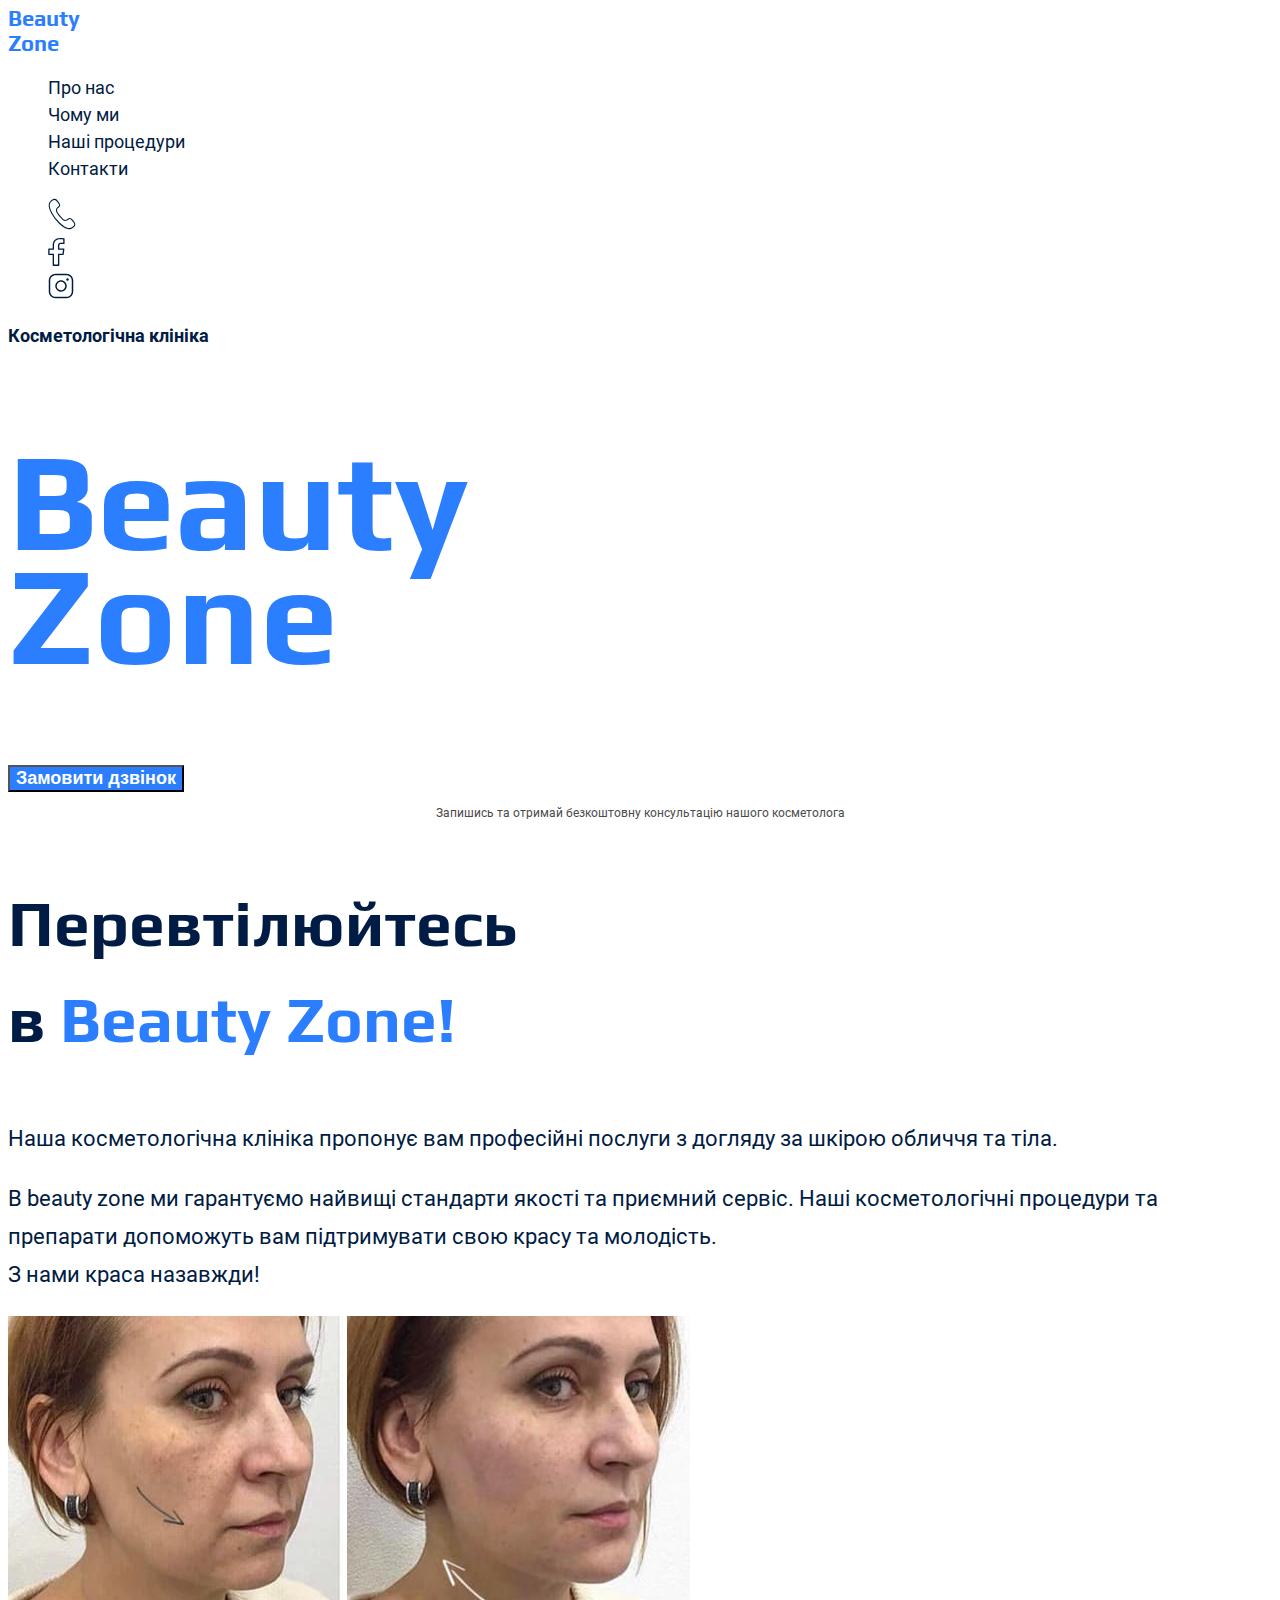
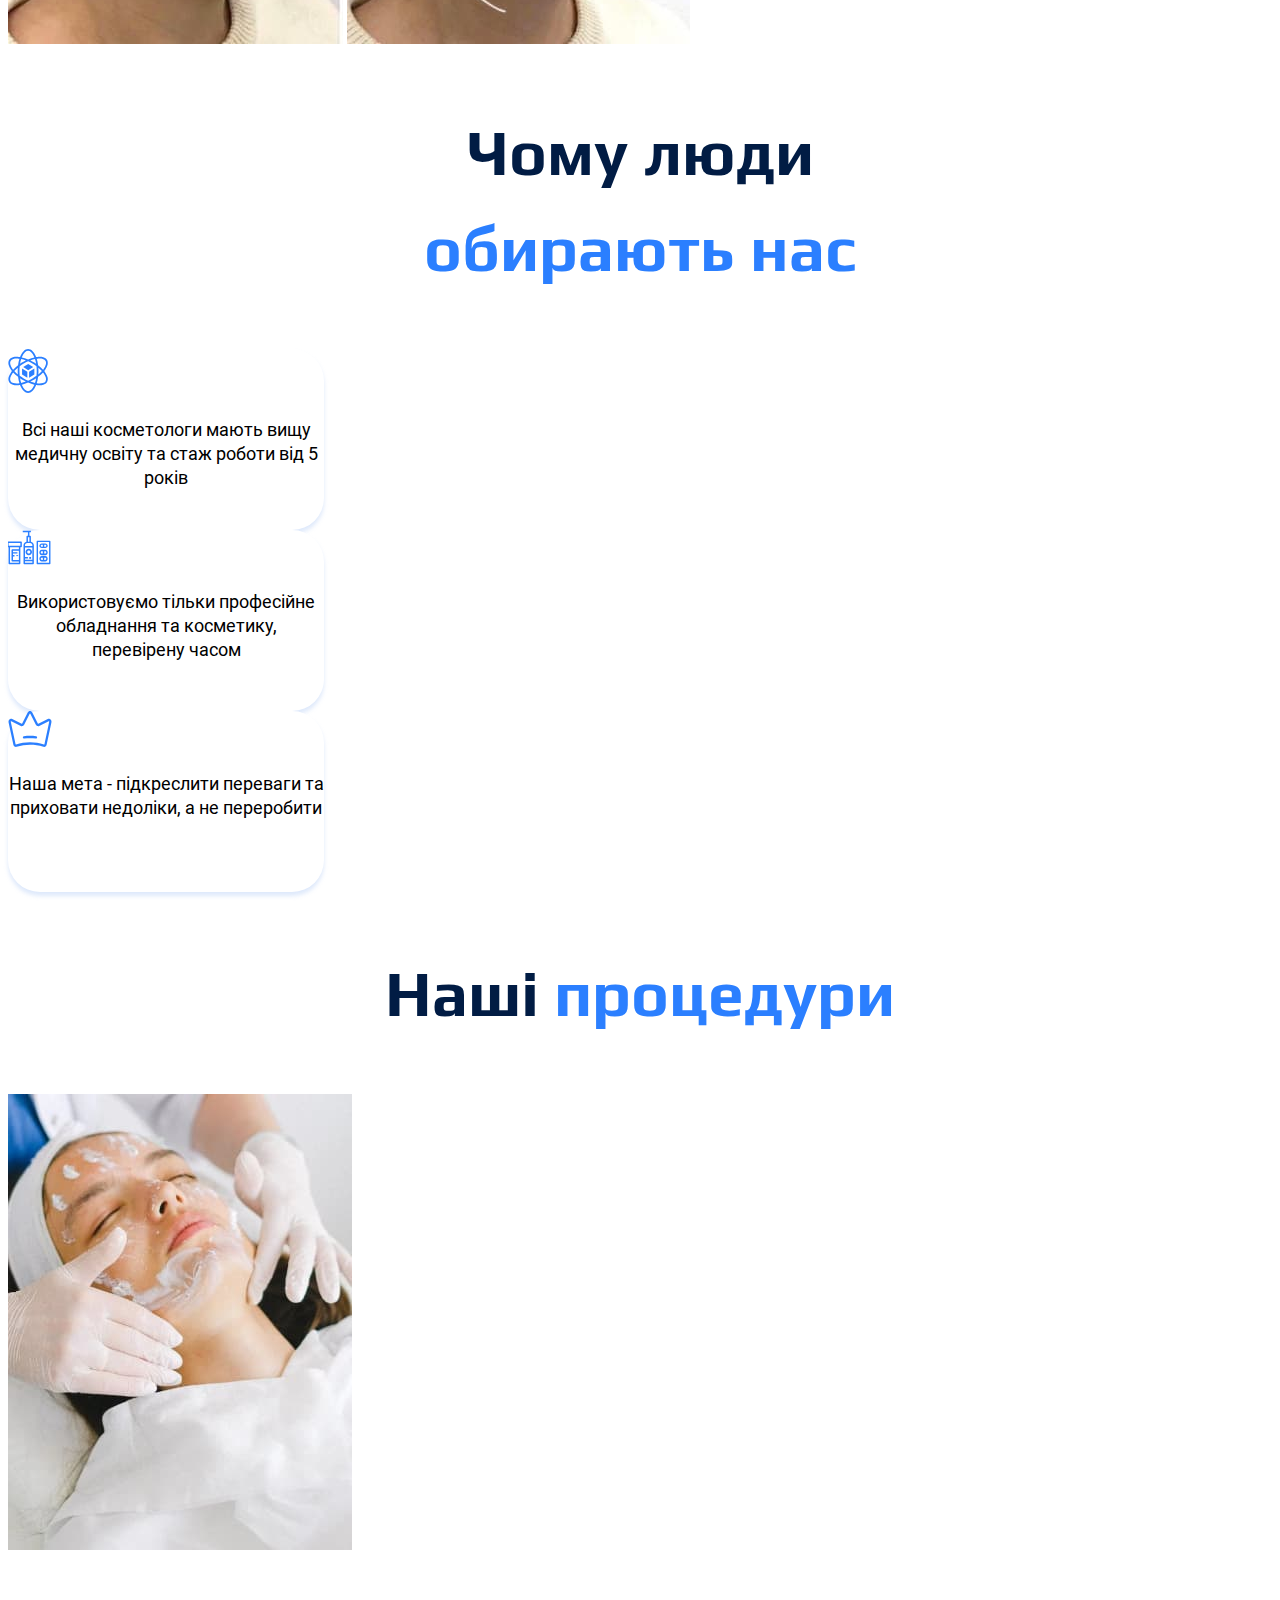
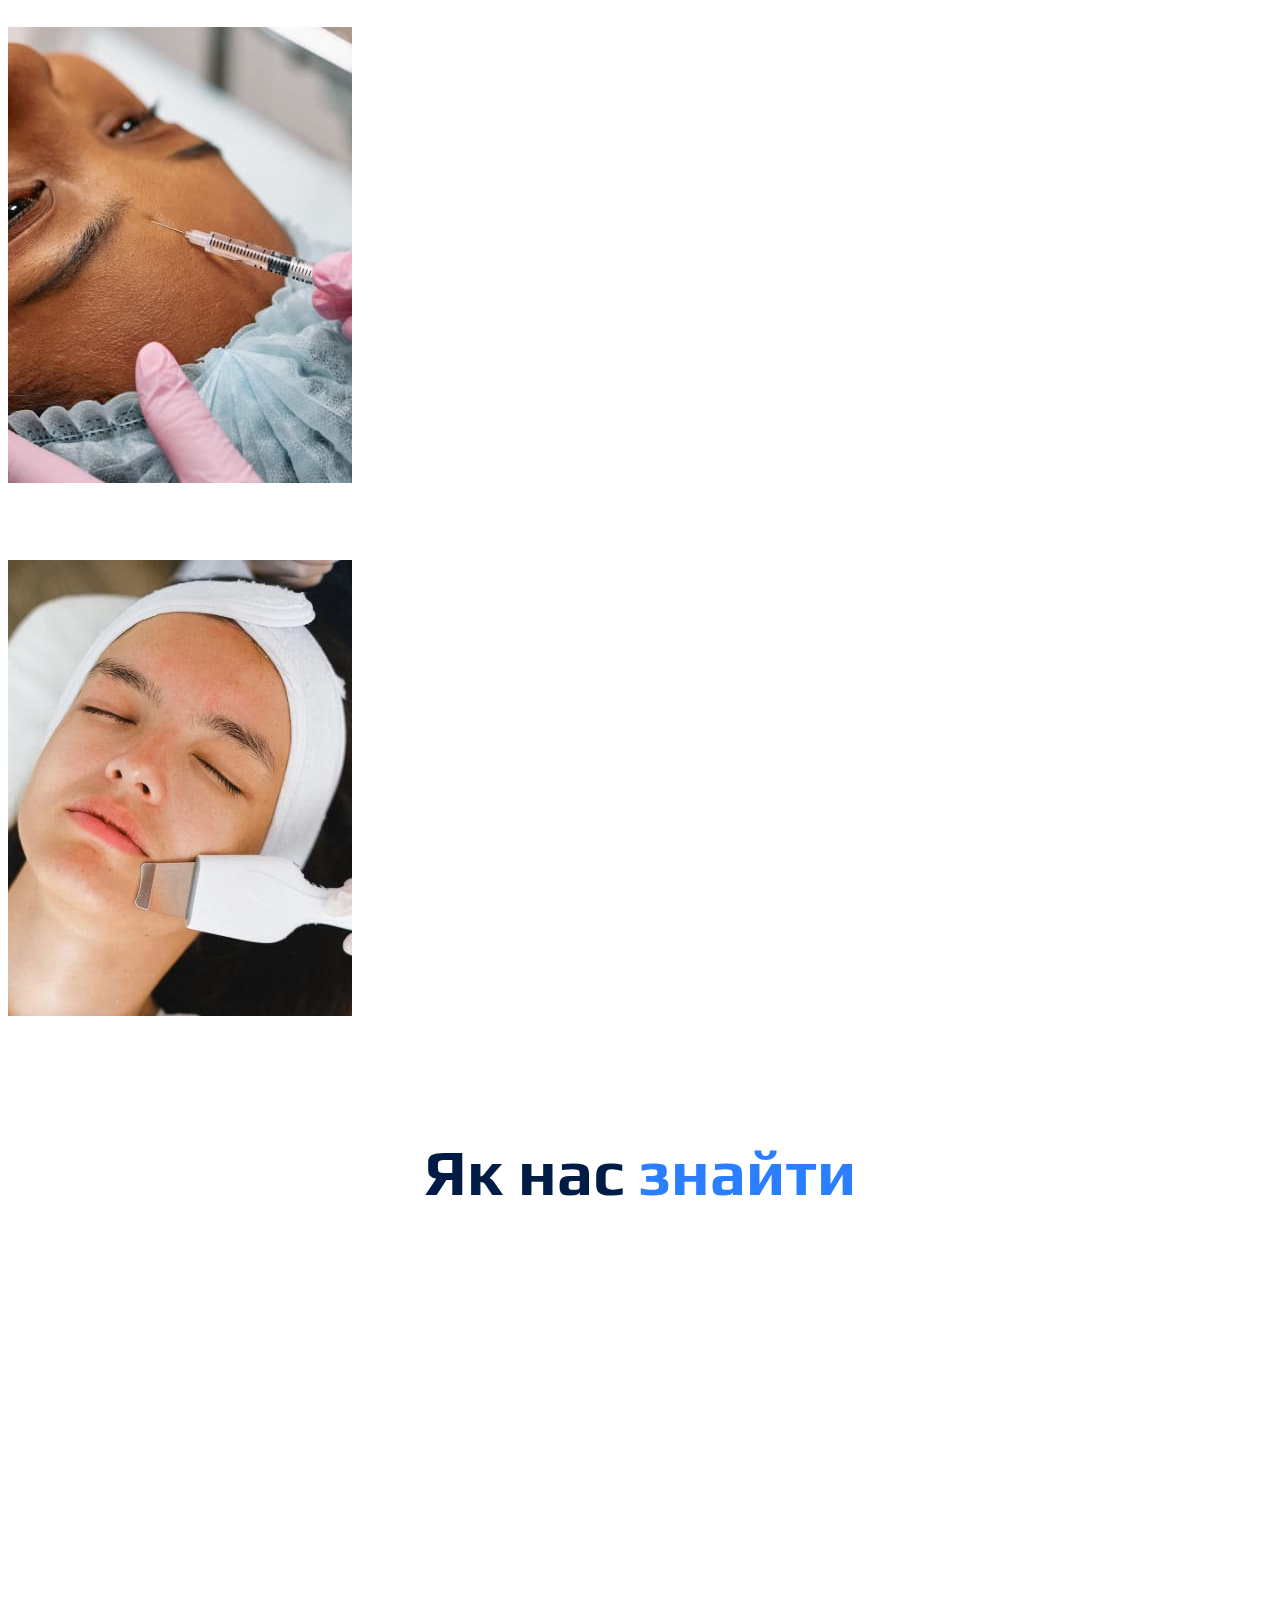
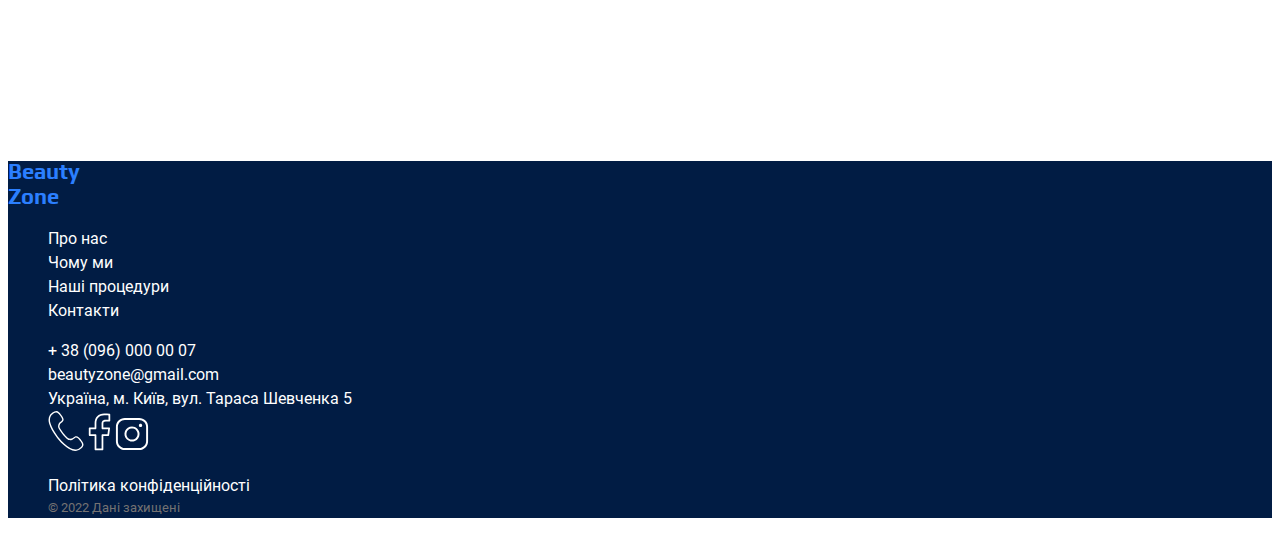
<file: genius-homework-1/index.html>
<!DOCTYPE html>
<html lang="uk">
  <head>
    <meta charset="UTF-8" />
    <meta http-equiv="X-UA-Compatible" content="IE=edge" />
    <meta name="viewport" content="width=device-width, initial-scale=1.0" />
    <title>Genius-Homework-1</title>
    <!-- <link rel="preconnect" href="https://fonts.googleapis.com" />
    <link rel="preconnect" href="https://fonts.gstatic.com" crossorigin /> -->
    <!-- <link
      href="https://fonts.googleapis.com/css2?family=Play:wght@400;700&family=Roboto:wght@400;500;700&display=swap"
      rel="stylesheet"
    /> -->
    <link rel="stylesheet" href="css/styles.css" />
  </head>
  <body>
    <header>
      <nav>
        <div class="logo" lang="en">
          <a href="#">beauty<br />zone</a>
        </div>
        <ul class="menu">
          <li><a href="#about-us">Про нас</a></li>
          <li><a href="#why-us">Чому ми</a></li>
          <li><a href="#procedures">Наші процедури</a></li>
          <li><a href="#contacts">Контакти</a></li>
        </ul>
        <ul class="contacts">
          <li>
            <a href="tel:+380970011234">
              <svg
                width="28"
                height="32"
                viewBox="0 0 28 32"
                fill="none"
                xmlns="http://www.w3.org/2000/svg"
              >
                <path
                  d="M25.6549 22.9573L25.4816 22.7413C24.1096 21.0066 22.9629 20.104 21.9789 19.9853C21.1282 19.8693 20.3056 20.4573 19.4309 21.0626L18.4962 21.6466C18.3842 21.7026 18.2736 21.748 18.1696 21.7786C17.6229 21.9333 16.2429 22.024 15.4616 21.3093C14.5522 20.4773 13.1416 18.9546 12.0442 17.624C10.9962 16.2466 9.84423 14.5293 9.2429 13.448C8.7349 12.532 9.16023 11.2506 9.44423 10.776C9.50023 10.6826 9.57357 10.5906 9.6549 10.5L10.4789 9.73865C10.4909 9.72665 10.4962 9.71198 10.5069 9.70131C10.5149 9.69331 10.5282 9.69598 10.5376 9.68931C11.2816 9.06131 12.0509 8.41465 12.1562 7.58398C12.2802 6.60798 11.6736 5.28798 10.2989 3.55465L10.1309 3.33865C9.28023 2.24798 7.99357 0.598646 6.14557 0.870646C5.4189 0.978646 4.76957 1.22665 4.10023 1.64665C4.09357 1.65065 4.08957 1.65865 4.08423 1.66265C4.0789 1.66665 4.07223 1.66665 4.0669 1.67065L3.1349 2.36131C3.12557 2.36665 3.12023 2.37865 3.1109 2.38665C3.10423 2.39331 3.09357 2.39465 3.08557 2.40131C2.97757 2.49198 2.86957 2.58531 2.7629 2.68131C1.81757 3.52398 -0.2291 5.97065 1.1669 10.496C2.06823 13.4186 3.9269 16.8293 6.5549 20.3786L6.52957 20.4L7.9789 22.2053L7.9909 22.196C10.8402 25.5666 13.7402 28.172 16.3976 29.7493C18.1709 30.8026 19.7202 31.1506 20.9949 31.1506C22.6722 31.1506 23.8736 30.548 24.4762 30.156L24.8549 29.9026C24.8976 29.8733 24.9282 29.832 24.9589 29.7946L25.7842 29.1733C25.7936 29.1653 25.7989 29.1546 25.8082 29.1466C25.8122 29.1426 25.8189 29.144 25.8242 29.14C26.4109 28.604 26.8176 28.0426 27.1002 27.3773C27.8322 25.672 26.5216 24.0386 25.6549 22.9573ZM26.1202 26.9586C25.9002 27.476 25.5789 27.916 25.1149 28.3426L23.8869 29.2666C22.7749 29.9893 20.3976 30.8826 16.9442 28.832C14.2869 27.2546 11.3616 24.588 8.4829 21.12L7.70423 20.136C4.99357 16.5413 3.0869 13.0986 2.1869 10.1813C1.01757 6.38798 2.4909 4.35331 3.47757 3.47465C3.57757 3.38398 3.67757 3.29998 3.77623 3.21598L3.78023 3.21198L4.6749 2.54931C5.2189 2.20531 5.7229 2.01331 6.3029 1.92531C7.54157 1.73865 8.54957 3.04531 9.28957 3.99465L9.4629 4.21465C10.9989 6.15198 11.1469 7.07331 11.0989 7.44931C11.0456 7.86665 10.4109 8.40131 9.8509 8.87198L9.77223 8.93865C9.76957 8.94131 9.76823 8.94531 9.76557 8.94798C9.76157 8.95065 9.75757 8.95198 9.75357 8.95465L8.90157 9.74265C8.89623 9.74798 8.89357 9.75465 8.88823 9.76131C8.8829 9.76798 8.87223 9.77065 8.8669 9.77731C8.7349 9.92531 8.62157 10.0733 8.52957 10.2266C8.0509 11.028 7.5989 12.684 8.31223 13.9653C8.9349 15.0853 10.1202 16.8546 11.2096 18.284C12.3482 19.6653 13.8002 21.2333 14.7416 22.0933C15.4469 22.7373 16.4282 22.9533 17.2776 22.9533C17.7322 22.9533 18.1496 22.8906 18.4656 22.8013C18.6322 22.7533 18.8042 22.684 18.9816 22.5973C18.9922 22.592 18.9976 22.5826 19.0082 22.576C19.0136 22.5733 19.0216 22.5746 19.0269 22.5706L20.0162 21.952C20.0482 21.9306 20.0696 21.9026 20.0962 21.876L20.1082 21.8893C20.7176 21.4666 21.4122 20.9706 21.8469 21.0426C22.2322 21.0893 23.1069 21.46 24.6456 23.4026L24.8229 23.6253C25.5722 24.56 26.5989 25.84 26.1202 26.9586Z"
                  fill="#011C44"
                />
              </svg>
              <!-- <img src="./images/icons/phone.svg" alt="phone" /> -->
            </a>
          </li>
          <li>
            <a href="#">
              <svg
                width="17"
                height="29"
                viewBox="0 0 17 29"
                fill="none"
                xmlns="http://www.w3.org/2000/svg"
              >
                <path
                  d="M15.9867 1.12809C14.6417 0.985413 13.2899 0.915978 11.9374 0.920095C7.4534 0.920095 4.66673 3.77609 4.66673 8.37343V11.4948H0.900065C0.723254 11.4948 0.553684 11.565 0.42866 11.69C0.303636 11.815 0.233398 11.9846 0.233398 12.1614V17.2948C0.233398 17.4716 0.303636 17.6411 0.42866 17.7662C0.553684 17.8912 0.723254 17.9614 0.900065 17.9614H4.66673V28.2548C4.66673 28.4316 4.73697 28.6011 4.86199 28.7262C4.98702 28.8512 5.15659 28.9214 5.3334 28.9214H10.6374C10.8142 28.9214 10.9838 28.8512 11.1088 28.7262C11.2338 28.6011 11.3041 28.4316 11.3041 28.2548V17.9614H15.0587C15.2206 17.9615 15.3769 17.9027 15.4986 17.796C15.6203 17.6893 15.699 17.5419 15.7201 17.3814L16.3827 12.2481C16.3951 12.154 16.3872 12.0584 16.3596 11.9676C16.332 11.8768 16.2853 11.7929 16.2227 11.7216C16.1601 11.6503 16.083 11.5932 15.9966 11.554C15.9101 11.5149 15.8163 11.4947 15.7214 11.4948H11.3041V8.88276C11.3041 7.58943 11.5641 7.04943 13.1814 7.04943H15.9001C16.0769 7.04943 16.2464 6.97919 16.3715 6.85417C16.4965 6.72914 16.5667 6.55957 16.5667 6.38276V1.78943C16.5668 1.62757 16.508 1.47122 16.4013 1.34953C16.2946 1.22784 16.1472 1.14914 15.9867 1.12809ZM15.2334 5.71476L13.1801 5.71609C10.3041 5.71609 9.97073 7.52409 9.97073 8.88276V12.1628C9.97073 12.3393 10.0408 12.5087 10.1655 12.6337C10.2903 12.7587 10.4595 12.8291 10.6361 12.8294H14.9641L14.4721 16.6294H10.6374C10.4606 16.6294 10.291 16.6997 10.166 16.8247C10.041 16.9497 9.97073 17.1193 9.97073 17.2961V27.5868H6.00006V17.2961C6.00006 17.1193 5.92983 16.9497 5.8048 16.8247C5.67978 16.6997 5.51021 16.6294 5.3334 16.6294H1.56807V12.8294H5.3334C5.51021 12.8294 5.67978 12.7592 5.8048 12.6342C5.92983 12.5091 6.00006 12.3396 6.00006 12.1628V8.37343C6.00006 4.54143 8.22007 2.25343 11.9374 2.25343C13.2827 2.25343 14.4974 2.32676 15.2334 2.39076V5.71476Z"
                  fill="#011C44"
                />
              </svg>
              <!-- <img src="./images/icons/facebook.svg" alt="facebook" /> -->
            </a>
          </li>
          <li>
            <a href="#">
              <svg
                width="26"
                height="26"
                viewBox="0 0 26 26"
                fill="none"
                xmlns="http://www.w3.org/2000/svg"
              >
                <path
                  d="M13 7.25C11.8628 7.25 10.7511 7.58723 9.80547 8.21905C8.85989 8.85087 8.1229 9.74889 7.68769 10.7996C7.25249 11.8502 7.13862 13.0064 7.36049 14.1218C7.58235 15.2372 8.12999 16.2617 8.93414 17.0659C9.73829 17.87 10.7628 18.4177 11.8782 18.6395C12.9936 18.8614 14.1498 18.7475 15.2004 18.3123C16.2511 17.8771 17.1491 17.1401 17.781 16.1945C18.4128 15.2489 18.75 14.1372 18.75 13C18.75 11.475 18.1442 10.0125 17.0659 8.93414C15.9875 7.8558 14.525 7.25 13 7.25ZM13 17.25C12.1594 17.25 11.3377 17.0007 10.6388 16.5337C9.93992 16.0668 9.39519 15.403 9.07351 14.6264C8.75184 13.8498 8.66768 12.9953 8.83166 12.1709C8.99565 11.3464 9.40042 10.5892 9.9948 9.9948C10.5892 9.40042 11.3464 8.99565 12.1709 8.83166C12.9953 8.66768 13.8498 8.75184 14.6264 9.07351C15.403 9.39518 16.0668 9.93992 16.5337 10.6388C17.0007 11.3377 17.25 12.1594 17.25 13C17.2467 14.1262 16.7979 15.2052 16.0016 16.0016C15.2052 16.7979 14.1262 17.2467 13 17.25ZM18.5 0.75H7.5C5.70979 0.75 3.9929 1.46116 2.72703 2.72703C1.46116 3.9929 0.75 5.70979 0.75 7.5V18.5C0.75 20.2902 1.46116 22.0071 2.72703 23.273C3.9929 24.5388 5.70979 25.25 7.5 25.25H18.5C20.2902 25.25 22.0071 24.5388 23.273 23.273C24.5388 22.0071 25.25 20.2902 25.25 18.5V7.5C25.25 5.70979 24.5388 3.9929 23.273 2.72703C22.0071 1.46116 20.2902 0.75 18.5 0.75ZM23.75 18.5C23.75 19.8924 23.1969 21.2277 22.2123 22.2123C21.2277 23.1969 19.8924 23.75 18.5 23.75H7.5C6.10761 23.75 4.77226 23.1969 3.78769 22.2123C2.80312 21.2277 2.25 19.8924 2.25 18.5V7.5C2.25 6.10761 2.80312 4.77225 3.78769 3.78769C4.77226 2.80312 6.10761 2.25 7.5 2.25H18.5C19.8924 2.25 21.2277 2.80312 22.2123 3.78769C23.1969 4.77225 23.75 6.10761 23.75 7.5V18.5ZM20.75 6.5C20.75 6.74723 20.6767 6.9889 20.5393 7.19446C20.402 7.40002 20.2068 7.56024 19.9784 7.65485C19.7499 7.74946 19.4986 7.77421 19.2561 7.72598C19.0137 7.67775 18.7909 7.5587 18.6161 7.38388C18.4413 7.20907 18.3223 6.98634 18.274 6.74386C18.2258 6.50139 18.2505 6.25005 18.3452 6.02165C18.4398 5.79324 18.6 5.59801 18.8055 5.46066C19.0111 5.32331 19.2528 5.25 19.5 5.25C19.8315 5.25 20.1495 5.3817 20.3839 5.61612C20.6183 5.85054 20.75 6.16848 20.75 6.5Z"
                  fill="#011C44"
                />
              </svg>
              <!-- <img src="./images/icons/instagram.svg" alt="instagram" /> -->
            </a>
          </li>
        </ul>
      </nav>
      <div class="beauty-zone">
        <h2 class="clinic">Косметологічна клініка</h2>
        <h1 lang="en">beauty <br />zone</h1>
        <button class="call" type="button">Замовити дзвінок</button>
        <p>Запишись та отримай безкоштовну консультацію нашого косметолога</p>
      </div>
    </header>
    <main>
      <section id="about-us">
        <div class="reincarnate">
          <h2>
            Перевтілюйтесь <br />в
            <span class="beauty-zone" lang="en">beauty zone!</span>
          </h2>
          <p class="first">
            Наша косметологічна клініка пропонує вам професійні послуги з
            догляду за шкірою обличчя та тіла.
          </p>
          <div class="second">
            <p>
              B <span class="bz">beauty zone</span> ми гарантуємо найвищі
              стандарти якості та приємний сервіс. Наші косметологічні процедури
              та препарати допоможуть вам підтримувати свою красу та
              молодість.<br />
              З нами краса назавжди!
            </p>
          </div>
          <img src="./images/face-old.jpg" alt="face-old" />
          <img src="./images/face-new.jpg" alt="face-new" />
        </div>
      </section>
      <section id="why-us">
        <h2>
          Чому люди<br />
          <span class="blue">обирають нас</span>
        </h2>
        <div class="answers">
          <div class="answer">
            <!-- <svg width="48" height="48" viewBox="0 0 48 48" fill="none" xmlns="http://www.w3.org/2000/svg">
              <path d="M24.0917 2.09946C22.5167 2.09946 21.0457 2.81665 19.7919 3.99105C18.5383 5.16574 17.465 6.80168 16.5704 8.78327C16.3829 9.1984 16.2038 9.62983 16.0326 10.0749C15.571 10.0016 15.1074 9.94138 14.6423 9.8943C14.1014 9.8404 13.5736 9.80693 13.0608 9.79493C11.5214 9.75837 10.1145 9.91446 8.88138 10.2882C7.23738 10.7867 5.88082 11.7023 5.09332 13.0661C4.30582 14.4301 4.19144 16.0627 4.58173 17.7357C4.97219 19.4087 5.85223 21.1561 7.12113 22.9218C7.38738 23.2921 7.67182 23.6635 7.97201 24.0349C7.67833 24.3974 7.39496 24.7682 7.12226 25.1468C5.85326 26.9124 4.97323 28.6598 4.58285 30.3328C4.19248 32.0059 4.30694 33.6385 5.09444 35.0022C5.88194 36.3663 7.23851 37.2818 8.88251 37.78C10.5266 38.2786 12.48 38.3901 14.6434 38.174C15.097 38.1286 15.5603 38.0681 16.0317 37.9938C16.199 38.4301 16.3786 38.8616 16.5704 39.2877C17.465 41.2696 18.5382 42.9053 19.7919 44.0799C21.0456 45.2544 22.5168 45.9717 24.0917 45.9717C25.6665 45.9717 27.1376 45.2544 28.3913 44.0799C29.6449 42.9052 30.7182 41.2695 31.6128 39.2877C31.8046 38.8617 31.9842 38.4302 32.1515 37.994C32.6223 38.068 33.0853 38.1287 33.5385 38.174C35.702 38.39 37.6555 38.2785 39.2994 37.78C40.9436 37.2817 42.3002 36.3661 43.0877 35.0022C43.8752 33.6382 43.9895 32.0058 43.5993 30.3328C43.2088 28.6599 42.3287 26.9125 41.0598 25.1468C40.787 24.7683 40.5036 24.3975 40.21 24.0349C40.5041 23.672 40.7879 23.3009 41.0609 22.9219C42.3298 21.1562 43.2098 19.4088 43.6002 17.7358C43.9906 16.0628 43.8761 14.4302 43.0886 13.0661C42.3011 11.7024 40.9445 10.7868 39.3005 10.2883C38.0675 9.91455 36.6605 9.75846 35.1213 9.79493C34.6082 9.80693 34.0803 9.8404 33.5394 9.8943C33.0857 9.93968 32.6219 10.0005 32.1503 10.0748C31.9832 9.63931 31.8038 9.20864 31.6125 8.78327C30.7178 6.8014 29.6447 5.16546 28.3909 3.99096C27.1372 2.81646 25.6661 2.09937 24.0913 2.09937L24.0917 2.09946ZM24.0917 3.85137C25.1421 3.85137 26.1722 4.3129 27.1935 5.2698C28.2147 6.22652 29.1901 7.67477 30.016 9.50421C30.1503 9.8027 30.278 10.1041 30.3991 10.4082C28.3912 10.8547 26.2647 11.5396 24.0911 12.4548C21.918 11.5398 19.7917 10.8551 17.7843 10.4086C17.9082 10.0983 18.0355 9.79586 18.1673 9.50411C18.9933 7.67458 19.9686 6.22633 20.9899 5.26943C22.0113 4.31271 23.0412 3.85118 24.0918 3.85118L24.0917 3.85137ZM12.5051 11.5442C12.6742 11.5425 12.8461 11.5436 13.0205 11.5476C13.4855 11.5579 13.969 11.5879 14.4683 11.6379C14.7876 11.6697 15.114 11.7105 15.4456 11.7586C14.8281 13.7205 14.3581 15.9044 14.0635 18.2442C12.184 19.6692 10.5274 21.1687 9.13694 22.6845C8.93344 22.4271 8.73567 22.1653 8.54379 21.8991C7.37238 20.2691 6.60598 18.7003 6.28788 17.3374C5.96988 15.9745 6.08538 14.8518 6.61057 13.9421C7.13576 13.0323 8.05057 12.3711 9.38969 11.9651C10.2686 11.6985 11.3209 11.5549 12.505 11.5441L12.5051 11.5442ZM35.6771 11.5442C36.8612 11.555 37.9135 11.6986 38.7924 11.9651C40.1317 12.3711 41.0462 13.0323 41.5714 13.9421C42.0966 14.8518 42.2122 15.9746 41.8942 17.3374C41.5764 18.7002 40.8095 20.2691 39.6383 21.8991C39.4465 22.1653 39.2487 22.4272 39.0453 22.6847C37.655 21.1691 35.9989 19.67 34.12 18.2452C33.8256 15.905 33.355 13.7208 32.7376 11.7586C33.0688 11.7105 33.3948 11.6696 33.7138 11.6379C34.1951 11.5891 34.6781 11.559 35.1617 11.5475C35.3334 11.5436 35.5053 11.5424 35.6771 11.544V11.5442ZM30.9971 12.073C31.463 13.5203 31.8488 15.1172 32.1367 16.8261C31.2066 16.1978 30.2546 15.6026 29.2824 15.0416C28.311 14.4804 27.3201 13.9537 26.3115 13.4625C27.9352 12.8574 29.5109 12.3931 30.9971 12.0731V12.073ZM17.1861 12.0732C18.6721 12.3933 20.2475 12.8576 21.8708 13.4626C20.8622 13.9538 19.8713 14.4805 18.8999 15.0416C17.9282 15.6023 16.9765 16.1972 16.0467 16.8251C16.3345 15.1166 16.7202 13.5202 17.1861 12.0732ZM24.0911 14.3664C25.5168 14.9952 26.9639 15.7261 28.4064 16.559C29.8495 17.3922 31.2067 18.2802 32.4644 19.2009C32.6328 20.7503 32.7233 22.3694 32.7233 24.0356C32.7233 25.7007 32.633 27.3192 32.4648 28.868C31.2071 29.7884 29.8501 30.6762 28.4074 31.5093C26.9646 32.3423 25.5171 33.0734 24.0912 33.7023C22.6651 33.0734 21.2176 32.3423 19.7748 31.5093C18.3324 30.6765 16.9759 29.789 15.7188 28.8689C15.5505 27.3199 15.46 25.7011 15.46 24.0355C15.46 22.3691 15.5505 20.7497 15.7189 19.2001C16.9764 18.2798 18.3332 17.3919 19.7758 16.559C21.2184 15.7262 22.6655 14.9952 24.0911 14.3666V14.3664ZM24.2096 17.0022L19.1938 20.0976L24.2096 23.1932L29.2254 20.0976L24.2096 17.0021V17.0022ZM13.8258 20.6711C13.747 21.7907 13.7077 22.9128 13.708 24.0353C13.708 25.1788 13.7483 26.3014 13.8259 27.3975C12.49 26.2941 11.3 25.1616 10.2797 24.0344C11.3 22.9074 12.4899 21.7747 13.8258 20.6711ZM34.3576 20.672C35.6928 21.7754 36.8825 22.9076 37.9025 24.0345C36.8825 25.1614 35.6928 26.2936 34.3576 27.3968C34.4363 26.278 34.4756 25.1569 34.4753 24.0354C34.4753 22.8912 34.435 21.7685 34.3575 20.672H34.3576ZM18.0638 21.4589V27.5712L23.3316 30.8222V24.7102L18.0638 21.4589ZM30.3505 21.4621L25.0839 24.7124V30.8216L30.3506 27.5712V21.4621H30.3505ZM9.13676 25.3846C10.5274 26.9006 12.1838 28.3996 14.0631 29.8246C14.3575 32.1641 14.8278 34.3479 15.445 36.3098C15.1141 36.3576 14.7882 36.3985 14.4694 36.4304C12.4722 36.6298 10.73 36.5092 9.39082 36.1032C8.05151 35.6973 7.13707 35.0358 6.61179 34.126C6.0866 33.2162 5.97101 32.0935 6.28901 30.7307C6.60701 29.3679 7.37351 27.799 8.54491 26.169C8.73639 25.9032 8.93366 25.6417 9.13676 25.3846ZM39.0453 25.3849C39.2522 25.6474 39.4503 25.909 39.6371 26.169C40.8084 27.7989 41.5749 29.3678 41.8929 30.7306C42.2109 32.0935 42.0956 33.2161 41.5704 34.126C41.045 35.0357 40.1304 35.6972 38.7911 36.1031C37.452 36.5091 35.7101 36.6297 33.7128 36.4303C33.3872 36.3973 33.0622 36.3571 32.7383 36.3099C33.3557 34.3475 33.8258 32.1633 34.1202 29.8233C35.9989 28.3987 37.6551 26.9 39.0453 25.3847L39.0453 25.3849ZM32.1371 31.2427C31.8493 32.9514 31.4636 34.5483 30.9977 35.9955C29.5113 35.6755 27.9355 35.211 26.3117 34.606C27.3205 34.1145 28.3118 33.5877 29.2835 33.0265C30.2555 32.4656 31.2073 31.8706 32.1373 31.2427H32.1371ZM16.0463 31.2436C16.9758 31.8713 17.9271 32.4659 18.8986 33.0265C19.8703 33.5877 20.8616 34.1145 21.8704 34.606C20.2471 35.2109 18.6717 35.6754 17.1855 35.9953C16.7195 34.5484 16.3341 32.9518 16.0463 31.2436ZM24.1435 31.3233L24.2073 31.3627L24.2707 31.3233H24.1436H24.1435ZM24.091 35.614C26.2651 36.529 28.3917 37.2138 30.3998 37.6601C30.2786 37.9651 30.1506 38.2674 30.016 38.5667C29.1901 40.396 28.2147 41.8442 27.1934 42.8011C26.1722 43.7579 25.1421 44.2195 24.0917 44.2195C23.0411 44.2195 22.0111 43.7579 20.9898 42.8011C19.9686 41.8443 18.9933 40.396 18.1673 38.5666C18.0327 38.2673 17.9047 37.965 17.7834 37.66C19.7912 37.2136 21.9176 36.5289 24.0912 35.614H24.091Z" fill="#2B7FFF" />
            </svg> -->
            <img src="./images/icons/base.svg" alt="base" />
            <p>
              Всі наші косметологи мають вищу медичну освіту та стаж роботи від
              5 років
            </p>
          </div>
          <div class="answer">
            <img
              src="./images/icons/professionalism.svg"
              alt="professionalism"
            />
            <p>
              Використовуємо тільки професійне обладнання та косметику,
              перевірену часом
            </p>
          </div>
          <div class="answer">
            <img src="./images/icons/effect.svg" alt="effect" />
            <p>
              Наша мета - підкреслити переваги та приховати недоліки, а не
              переробити
            </p>
          </div>
        </div>
      </section>
      <section id="procedures">
        <h2>Наші <span class="blue">процедури</span></h2>
        <div class="procedures">
          <div class="procedure">
            <img src="./images/procedure-1.jpg" alt="procedures" />
            <p>Маски для обличчя</p>
          </div>
          <div class="procedure">
            <img src="./images/procedure-2.jpg" alt="procedures" />
            <p>Ін'єкції для обличчя</p>
          </div>
          <div class="procedure">
            <img src="./images/procedure-3.jpg" alt="procedures" />
            <p>Очищення обличчя</p>
          </div>
        </div>
      </section>
      <section id="contacts">
        <h2>Як нас <span class="blue">знайти</span></h2>
        <div class="map-form">
          <iframe
            src="https://www.google.com/maps/embed?pb=!1m18!1m12!1m3!1d2540.478351103426!2d30.517751675869572!3d50.45081648733827!2m3!1f0!2f0!3f0!3m2!1i1024!2i768!4f13.1!3m3!1m2!1s0x40d4ce50853c3c51%3A0x6703d85b0d10b524!2z0L_RgNC-0LLRg9C70L7QuiDQotCw0YDQsNGB0LAg0KjQtdCy0YfQtdC90LrQsCwgNSwg0JrQuNGX0LIsIDAyMDAw!5e0!3m2!1suk!2sua!4v1715736921523!5m2!1suk!2sua"
            width="605"
            height="481"
            style="border: 0"
            allowfullscreen=""
            loading="lazy"
            referrerpolicy="no-referrer-when-downgrade"
          ></iframe>
          <form action="#" method="post"></form>
        </div>
      </section>
    </main>
    <footer>
      <div class="footer-item logo" lang="en">
        <a href="#">beauty<br />zone</a>
      </div>
      <div class="footer-item">
        <ul>
          <li><a href="#about-us">Про нас</a></li>
          <li><a href="#why-us">Чому ми</a></li>
          <li><a href="#procedures">Наші процедури</a></li>
          <li><a href="#contacts">Контакти</a></li>
        </ul>
      </div>
      <div class="footer-item">
        <ul>
          <li><a href="tel:+380960000007">+ 38 (096) 000 00 07</a></li>
          <li>
            <a href="mailto:beautyzone@gmail.com">beautyzone@gmail.com</a>
          </li>
          <li>Україна, м. Київ, вул. Тараса Шевченка 5</li>
          <li>
            <a href="tel:+380970011234">
              <!-- <img src="./images/icons/phone.svg" alt="phone" /> -->
              <svg
                width="36"
                height="40"
                viewBox="0 0 36 40"
                fill="none"
                xmlns="http://www.w3.org/2000/svg"
              >
                <path
                  d="M33.2965 29.1315L33.069 28.848C31.2683 26.5713 29.7633 25.3865 28.4718 25.2308C27.3553 25.0785 26.2755 25.8503 25.1275 26.6448L23.9008 27.4113C23.7538 27.4848 23.6085 27.5443 23.472 27.5845C22.7545 27.7875 20.9433 27.9065 19.9178 26.9685C18.7243 25.8765 16.8728 23.878 15.4325 22.1315C14.057 20.3238 12.545 18.0698 11.7558 16.6505C11.089 15.4483 11.6473 13.7665 12.02 13.1435C12.0935 13.021 12.1898 12.9003 12.2965 12.7813L13.378 11.782C13.3938 11.7663 13.4008 11.747 13.4148 11.733C13.4253 11.7225 13.4428 11.726 13.455 11.7173C14.4315 10.893 15.4413 10.0443 15.5795 8.95403C15.7423 7.67303 14.946 5.94053 13.1418 3.66553L12.9213 3.38203C11.8048 1.95053 10.116 -0.214216 7.69054 0.142784C6.73679 0.284534 5.88454 0.610034 5.00604 1.16128C4.99729 1.16653 4.99204 1.17703 4.98504 1.18228C4.97804 1.18753 4.96929 1.18753 4.96229 1.19278L3.73904 2.09928C3.72679 2.10628 3.71979 2.12203 3.70754 2.13253C3.69879 2.14128 3.68479 2.14303 3.67429 2.15178C3.53254 2.27078 3.39079 2.39328 3.25079 2.51928C2.01004 3.62528 -0.676213 6.83653 1.15604 12.776C2.33904 16.612 4.77854 21.0885 8.22779 25.747L8.19454 25.775L10.0968 28.1445L10.1125 28.1323C13.8523 32.5563 17.6585 35.9758 21.1463 38.046C23.4738 39.4285 25.5073 39.8853 27.1803 39.8853C29.3818 39.8853 30.9585 39.0943 31.7495 38.5798L32.2465 38.2473C32.3025 38.2088 32.3428 38.1545 32.383 38.1055L33.4663 37.29C33.4785 37.2795 33.4855 37.2655 33.4978 37.255C33.503 37.2498 33.5118 37.2515 33.5188 37.2463C34.2888 36.5428 34.8225 35.806 35.1935 34.9328C36.1543 32.6945 34.434 30.5508 33.2965 29.1315ZM33.9073 34.3833C33.6185 35.0623 33.1968 35.6398 32.5878 36.1998L30.976 37.4125C29.5165 38.361 26.3963 39.5335 21.8638 36.842C18.376 34.7718 14.5365 31.2718 10.7583 26.72L9.73629 25.4285C6.17854 20.7105 3.67604 16.192 2.49479 12.363C0.960038 7.38428 2.89379 4.71378 4.18879 3.56053C4.32004 3.44153 4.45129 3.33128 4.58079 3.22103L4.58604 3.21578L5.76029 2.34603C6.47429 1.89453 7.13579 1.64253 7.89704 1.52703C9.52279 1.28203 10.8458 2.99703 11.817 4.24303L12.0445 4.53178C14.0605 7.07453 14.2548 8.28378 14.1918 8.77728C14.1218 9.32503 13.2888 10.0268 12.5538 10.6445L12.4505 10.732C12.447 10.7355 12.4453 10.7408 12.4418 10.7443C12.4365 10.7478 12.4313 10.7495 12.426 10.753L11.3078 11.7873C11.3008 11.7943 11.2973 11.803 11.2903 11.8118C11.2833 11.8205 11.2693 11.824 11.2623 11.8328C11.089 12.027 10.9403 12.2213 10.8195 12.4225C10.1913 13.4743 9.59804 15.6478 10.5343 17.3295C11.3515 18.7995 12.9073 21.1218 14.337 22.9978C15.8315 24.8108 17.7373 26.8688 18.9728 27.9975C19.8985 28.8428 21.1865 29.1263 22.3013 29.1263C22.898 29.1263 23.4458 29.044 23.8605 28.9268C24.0793 28.8638 24.305 28.7728 24.5378 28.659C24.5518 28.652 24.5588 28.6398 24.5728 28.631C24.5798 28.6275 24.5903 28.6293 24.5973 28.624L25.8958 27.812C25.9378 27.784 25.9658 27.7473 26.0008 27.7123L26.0165 27.7298C26.8163 27.175 27.728 26.524 28.2985 26.6185C28.8043 26.6798 29.9523 27.1663 31.9718 29.716L32.2045 30.0083C33.188 31.235 34.5355 32.915 33.9073 34.3833Z"
                  fill="white"
                />
              </svg>
            </a>
            <a href="#">
              <!-- <img src="./images/icons/facebook.svg" alt="facebook" /> -->
              <svg
                width="23"
                height="38"
                viewBox="0 0 23 38"
                fill="none"
                xmlns="http://www.w3.org/2000/svg"
              >
                <path
                  d="M21.4824 0.793002C19.7171 0.605733 17.9429 0.514599 16.1677 0.520002C10.2824 0.520002 6.6249 4.2685 6.6249 10.3025V14.3993H1.68115C1.44909 14.3993 1.22653 14.4914 1.06243 14.6555C0.898339 14.8196 0.806152 15.0422 0.806152 15.2743V22.0118C0.806152 22.2438 0.898339 22.4664 1.06243 22.6305C1.22653 22.7946 1.44909 22.8868 1.68115 22.8868H6.6249V36.3968C6.6249 36.6288 6.71709 36.8514 6.88118 37.0155C7.04528 37.1796 7.26784 37.2718 7.4999 37.2718H14.4614C14.6935 37.2718 14.916 37.1796 15.0801 37.0155C15.2442 36.8514 15.3364 36.6288 15.3364 36.3968V22.8868H20.2644C20.4768 22.8869 20.6821 22.8097 20.8418 22.6696C21.0015 22.5295 21.1048 22.3361 21.1324 22.1255L22.0022 15.388C22.0183 15.2645 22.008 15.139 21.9718 15.0198C21.9356 14.9007 21.8743 14.7906 21.7921 14.697C21.71 14.6034 21.6088 14.5284 21.4953 14.4771C21.3818 14.4257 21.2587 14.3992 21.1342 14.3993H15.3364V10.971C15.3364 9.2735 15.6777 8.56475 17.8004 8.56475H21.3687C21.6007 8.56475 21.8233 8.47257 21.9874 8.30847C22.1515 8.14438 22.2437 7.92182 22.2437 7.68975V1.661C22.2438 1.44857 22.1666 1.24335 22.0265 1.08363C21.8864 0.92392 21.693 0.820619 21.4824 0.793002ZM20.4937 6.813L17.7987 6.81475C14.0239 6.81475 13.5864 9.18775 13.5864 10.971V15.276C13.5864 15.5078 13.6783 15.7301 13.8421 15.8941C14.0058 16.0581 14.2279 16.1505 14.4597 16.151H20.1402L19.4944 21.1385H14.4614C14.2293 21.1385 14.0068 21.2307 13.8427 21.3948C13.6786 21.5589 13.5864 21.7814 13.5864 22.0135V35.52H8.3749V22.0135C8.3749 21.7814 8.28272 21.5589 8.11862 21.3948C7.95453 21.2307 7.73197 21.1385 7.4999 21.1385H2.5579V16.151H7.4999C7.73197 16.151 7.95453 16.0588 8.11862 15.8947C8.28272 15.7306 8.3749 15.5081 8.3749 15.276V10.3025C8.3749 5.273 11.2887 2.27 16.1677 2.27C17.9334 2.27 19.5277 2.36625 20.4937 2.45025V6.813Z"
                  fill="white"
                />
              </svg>
            </a>
            <a href="#">
              <!-- <img src="./images/icons/instagram.svg" alt="instagram" /> -->
              <svg
                width="34"
                height="34"
                viewBox="0 0 34 34"
                fill="none"
                xmlns="http://www.w3.org/2000/svg"
              >
                <path
                  d="M17 9.45312C15.5074 9.45312 14.0483 9.89574 12.8072 10.725C11.5661 11.5543 10.5988 12.7329 10.0276 14.1119C9.45639 15.4909 9.30694 17.0084 9.59814 18.4723C9.88933 19.9363 10.6081 21.281 11.6636 22.3364C12.719 23.3919 14.0637 24.1107 15.5277 24.4019C16.9916 24.6931 18.5091 24.5436 19.8881 23.9724C21.2671 23.4012 22.4457 22.4339 23.275 21.1928C24.1043 19.9517 24.5469 18.4926 24.5469 17C24.5469 14.9984 23.7518 13.0789 22.3364 11.6636C20.9211 10.2482 19.0016 9.45312 17 9.45312ZM17 22.5781C15.8968 22.5781 14.8183 22.251 13.901 21.638C12.9836 21.0251 12.2687 20.1539 11.8465 19.1347C11.4243 18.1154 11.3138 16.9938 11.5291 15.9118C11.7443 14.8297 12.2756 13.8358 13.0557 13.0557C13.8358 12.2756 14.8297 11.7443 15.9118 11.5291C16.9938 11.3138 18.1154 11.4243 19.1347 11.8465C20.1539 12.2687 21.0251 12.9836 21.638 13.901C22.251 14.8183 22.5781 15.8968 22.5781 17C22.5738 18.4781 21.9847 19.8944 20.9395 20.9395C19.8944 21.9847 18.4781 22.5738 17 22.5781ZM24.2188 0.921875H9.78125C7.4316 0.921875 5.17818 1.85527 3.51673 3.51673C1.85527 5.17818 0.921875 7.4316 0.921875 9.78125V24.2188C0.921875 26.5684 1.85527 28.8218 3.51673 30.4833C5.17818 32.1447 7.4316 33.0781 9.78125 33.0781H24.2188C26.5684 33.0781 28.8218 32.1447 30.4833 30.4833C32.1447 28.8218 33.0781 26.5684 33.0781 24.2188V9.78125C33.0781 7.4316 32.1447 5.17818 30.4833 3.51673C28.8218 1.85527 26.5684 0.921875 24.2188 0.921875ZM31.1094 24.2188C31.1094 26.0463 30.3834 27.7989 29.0912 29.0912C27.7989 30.3834 26.0463 31.1094 24.2188 31.1094H9.78125C7.95374 31.1094 6.20109 30.3834 4.90884 29.0912C3.6166 27.7989 2.89062 26.0463 2.89062 24.2188V9.78125C2.89062 7.95374 3.6166 6.20109 4.90884 4.90884C6.20109 3.6166 7.95374 2.89062 9.78125 2.89062H24.2188C26.0463 2.89062 27.7989 3.6166 29.0912 4.90884C30.3834 6.20109 31.1094 7.95374 31.1094 9.78125V24.2188ZM27.1719 8.46875C27.1719 8.79323 27.0757 9.11043 26.8954 9.38023C26.7151 9.65003 26.4589 9.86031 26.1591 9.98449C25.8593 10.1087 25.5294 10.1412 25.2112 10.0779C24.8929 10.0145 24.6006 9.85829 24.3712 9.62885C24.1417 9.3994 23.9855 9.10707 23.9221 8.78882C23.8588 8.47057 23.8913 8.14069 24.0155 7.84091C24.1397 7.54112 24.35 7.28489 24.6198 7.10462C24.8896 6.92435 25.2068 6.82812 25.5312 6.82812C25.9664 6.82812 26.3837 7.00098 26.6913 7.30865C26.999 7.61633 27.1719 8.03363 27.1719 8.46875Z"
                  fill="white"
                />
              </svg>
            </a>
          </li>
        </ul>
      </div>
      <div class="footer-item">
        <ul>
          <li><a href="#">Політика конфіденційності</a></li>
          <li class="copy">&copy; 2022 Дані захищені</li>
        </ul>
      </div>
    </footer>
  </body>
</html>
</file>
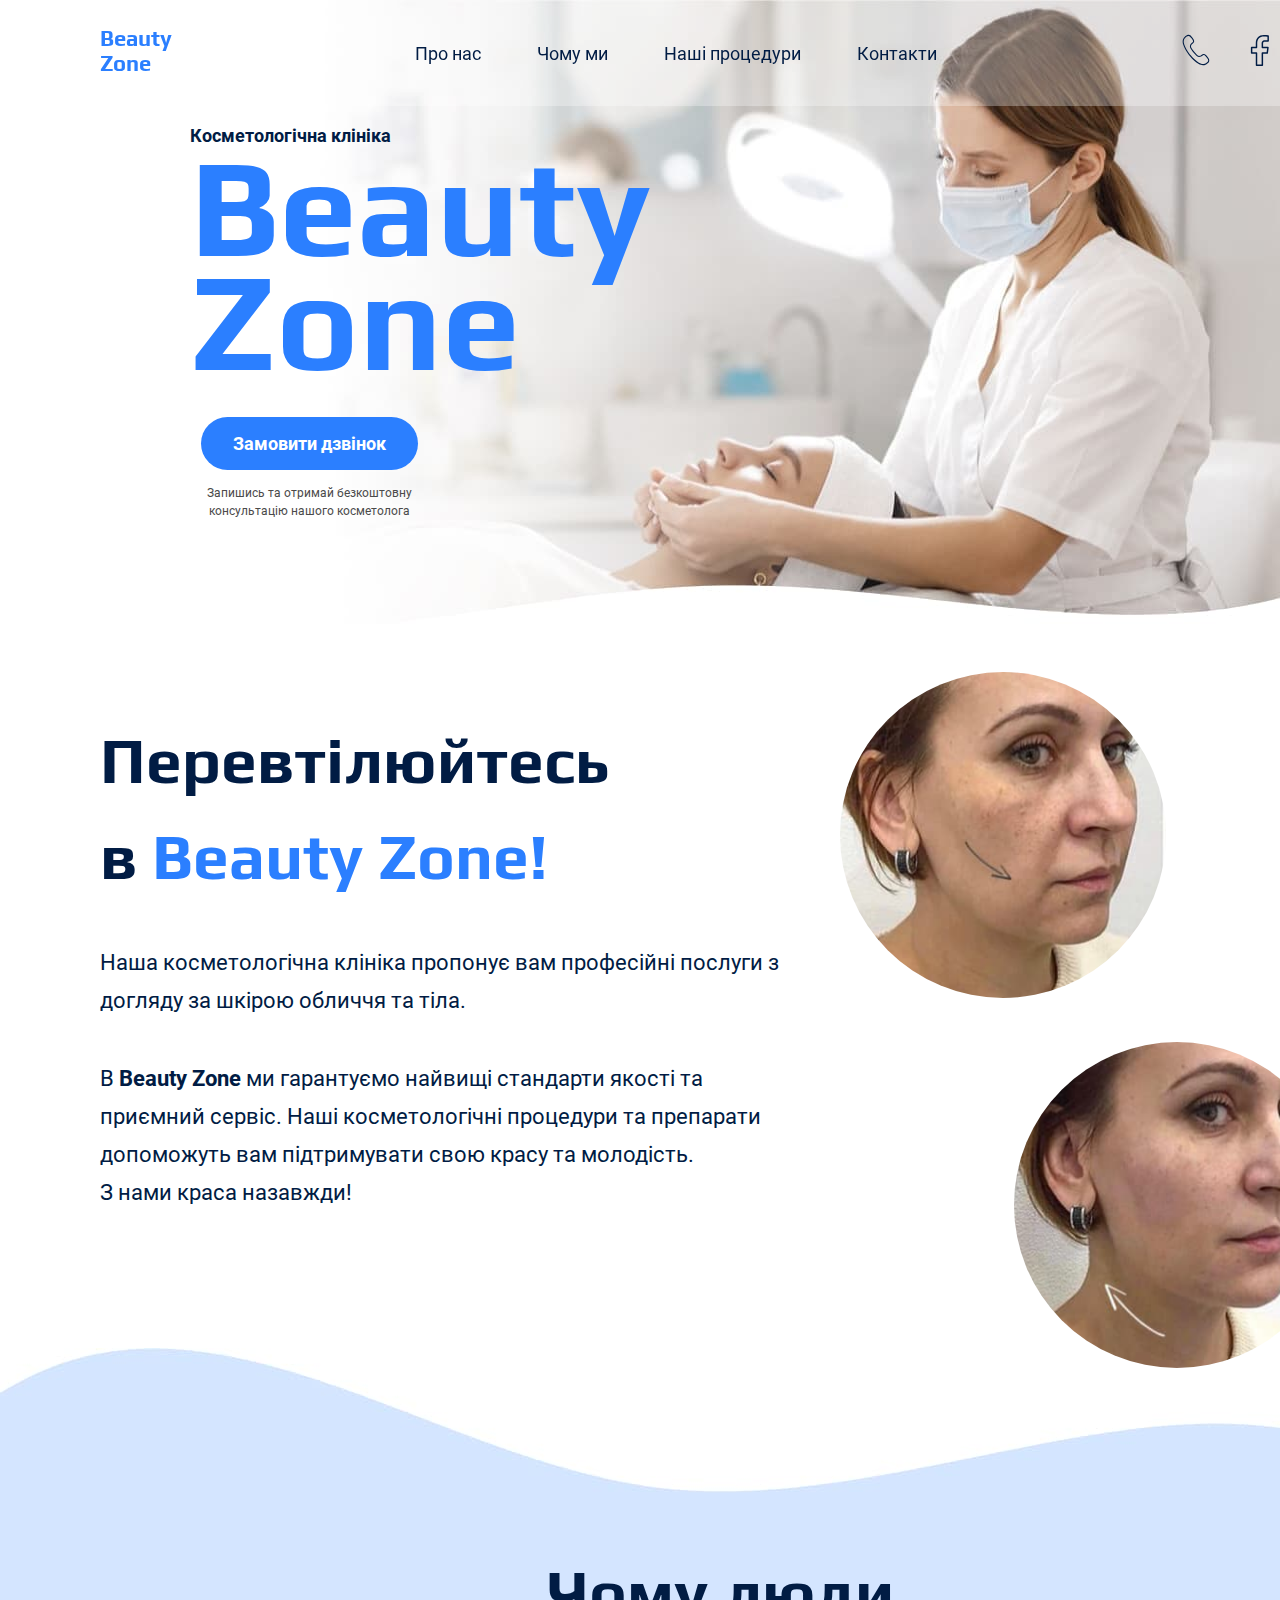
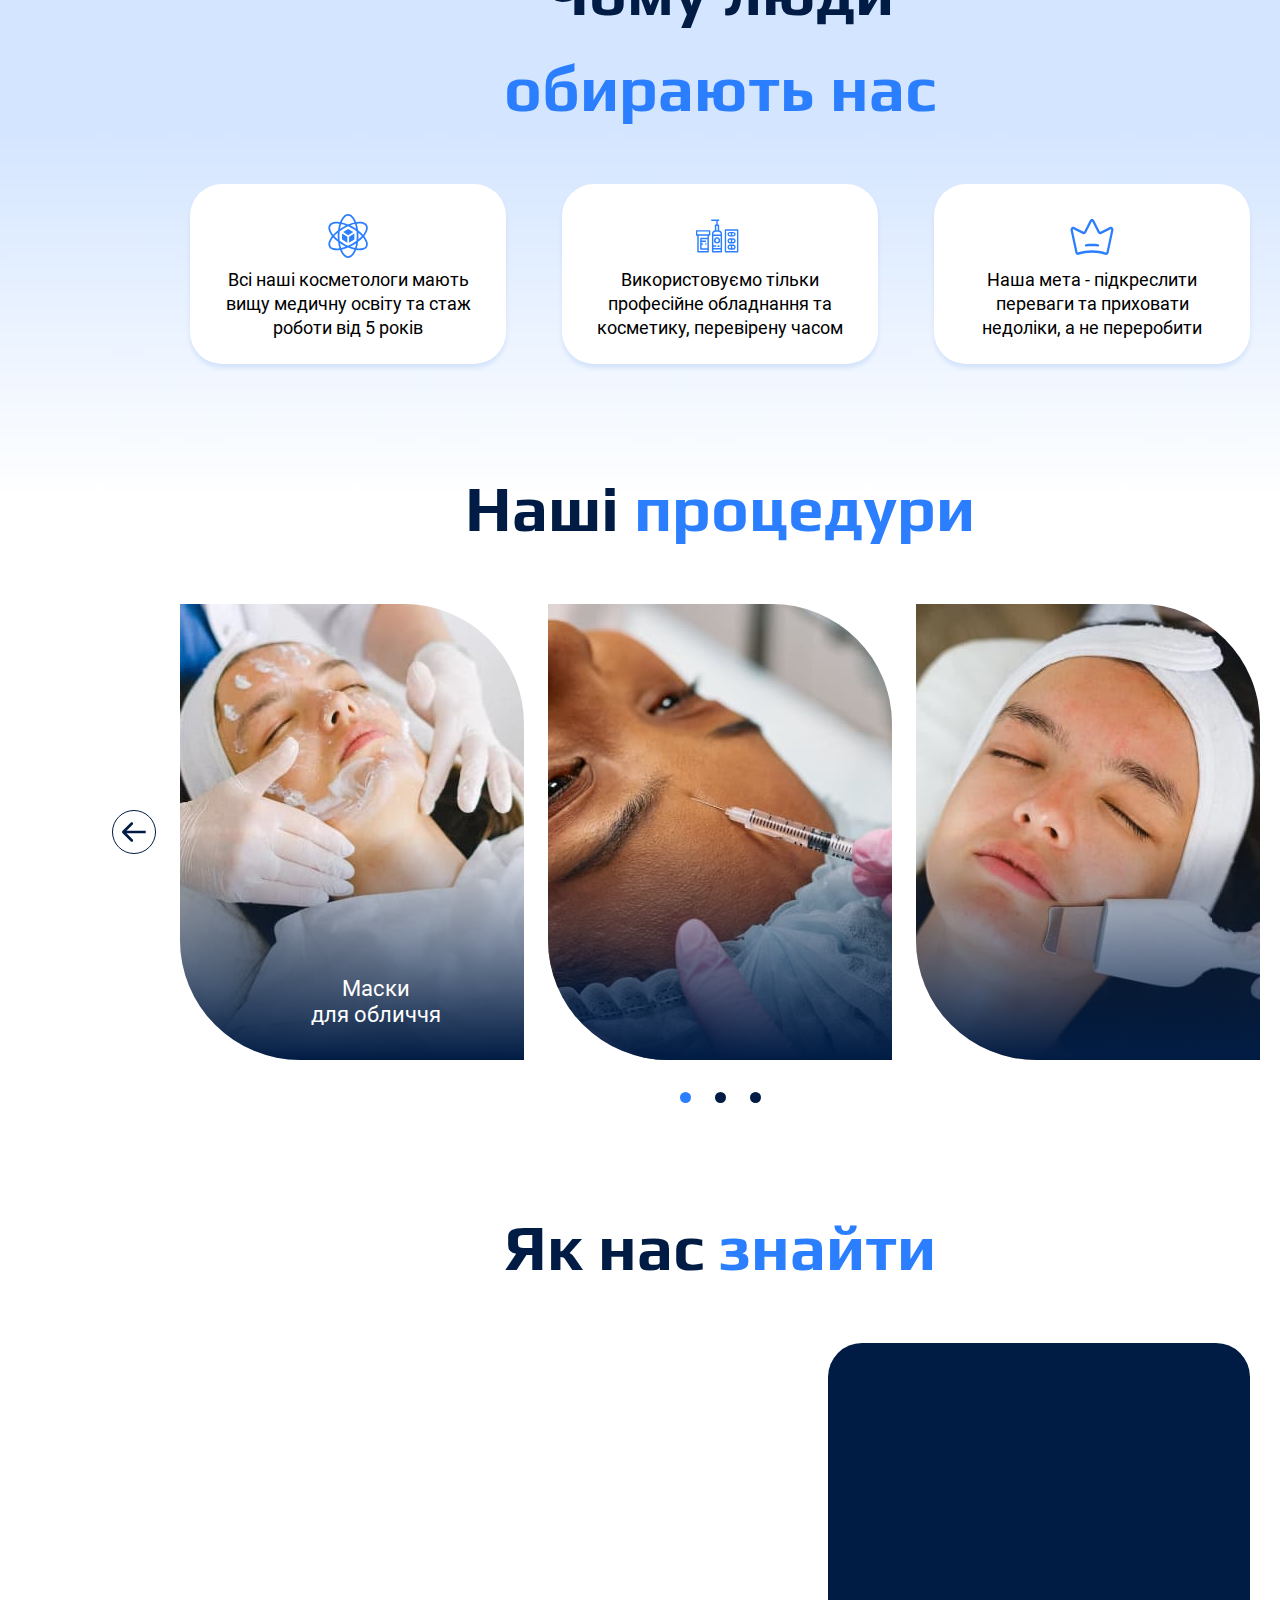
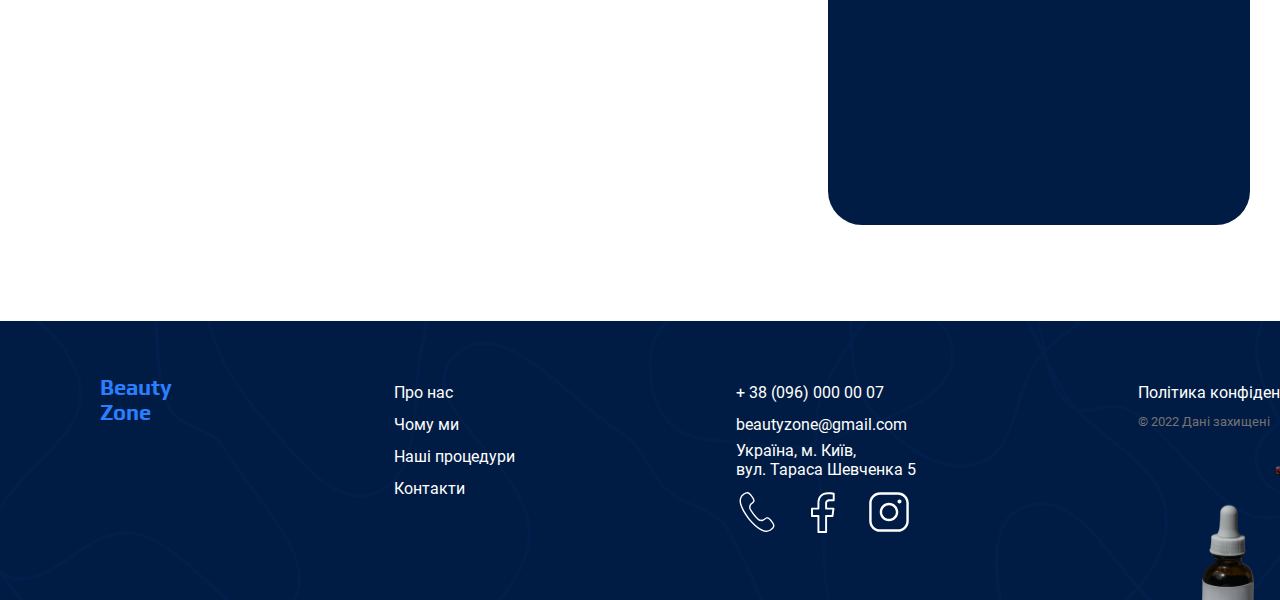
<file: genius-homework-2/index.html>
<!DOCTYPE html>
<html lang="uk">
  <head>
    <meta charset="UTF-8" />
    <meta http-equiv="X-UA-Compatible" content="IE=edge" />
    <meta name="viewport" content="width=device-width, initial-scale=1.0" />
    <title>Genius-Homework-2</title>
    <!-- <link rel="preconnect" href="https://fonts.googleapis.com" />
    <link rel="preconnect" href="https://fonts.gstatic.com" crossorigin /> -->
    <!-- <link
      href="https://fonts.googleapis.com/css2?family=Play:wght@400;700&family=Roboto:wght@400;500;700&display=swap"
      rel="stylesheet"
    /> -->
    <link rel="stylesheet" href="css/styles.css" />
  </head>
  <body>
    <nav>
      <div class="container nav">
        <div class="logo" lang="en">
          <a href="#">beauty<br />zone</a>
        </div>
        <ul class="menu">
          <li><a href="#about-us">Про нас</a></li>
          <li><a href="#why-us">Чому ми</a></li>
          <li><a href="#procedures">Наші процедури</a></li>
          <li><a href="#contacts">Контакти</a></li>
        </ul>
        <ul class="contacts">
          <li>
            <a href="tel:+380970011234">
              <svg class="icon-nav" width="32" height="32">
                <use href="./images/icons-sprite.svg#icon-tel"></use>
              </svg>
            </a>
          </li>
          <li>
            <a href="#">
              <svg class="icon-nav" width="32" height="32">
                <use href="./images/icons-sprite.svg#icon-facebook"></use>
              </svg>
            </a>
          </li>
          <li>
            <a href="#">
              <svg class="icon-nav" width="32" height="32">
                <use href="./images/icons-sprite.svg#icon-instagram"></use>
              </svg>
            </a>
          </li>
        </ul>
      </div>
    </nav>
    <header>
      <div class="container">
        <div class="beauty-zone">
          <h2 class="clinic">Косметологічна клініка</h2>
          <h1 lang="en">beauty <br />zone</h1>
          <div class="callback">
            <button class="call" type="button">Замовити дзвінок</button>
            <p>
              Запишись та отримай безкоштовну консультацію нашого косметолога
            </p>
          </div>
        </div>
      </div>
    </header>
    <main>
      <section id="about-us">
        <div class="container cont-about-us">
          <div class="reincarnate">
            <h2>
              Перевтілюйтесь <br />в
              <span class="beauty-zone" lang="en">beauty zone!</span>
            </h2>
            <p class="first">
              Наша косметологічна клініка пропонує вам професійні послуги з
              догляду за шкірою обличчя та тіла.
            </p>
            <p class="second">
              B <span class="bz"><strong>beauty zone</strong></span> ми
              гарантуємо найвищі стандарти якості та приємний сервіс. Наші
              косметологічні процедури та препарати допоможуть вам підтримувати
              свою красу та молодість.<br />
              З нами краса назавжди!
            </p>
          </div>
          <div class="about-us-images">
            <img class="face-old" src="./images/face-old.jpg" alt="face-old" />
            <img class="face-new" src="./images/face-new.jpg" alt="face-new" />
          </div>
        </div>
      </section>
      <section id="why-us">
        <div class="container cont-why-us">
          <h2>
            Чому люди<br />
            <span class="blue">обирають нас</span>
          </h2>
          <div class="answers">
            <div class="answer">
              <svg width="48" height="48">
                <use href="./images/icons-sprite.svg#icon-1"></use>
              </svg>
              <p>
                Всі наші косметологи мають вищу медичну освіту та стаж роботи
                від 5 років
              </p>
            </div>
            <div class="answer">
              <svg width="48" height="48">
                <use href="./images/icons-sprite.svg#icon-2"></use>
              </svg>
              <p>
                Використовуємо тільки професійне обладнання та косметику,
                перевірену часом
              </p>
            </div>
            <div class="answer">
              <svg width="48" height="48">
                <use href="./images/icons-sprite.svg#icon-3"></use>
              </svg>
              <p>
                Наша мета - підкреслити переваги та приховати недоліки, а не
                переробити
              </p>
            </div>
          </div>
        </div>
      </section>
      <section id="procedures">
        <div class="container cont-procedures">
          <h2>Наші <span class="blue">процедури</span></h2>
          <div class="procedures">
            <button class="carousel carousel-left" type="button">
              <svg class="arrow" width="18">
                <use href="./images/icons-sprite.svg#icon-arrow"></use>
              </svg>
            </button>
            <div class="procedure">
              <div class="cover-img"></div>
              <img src="./images/procedure-1.jpg" alt="procedures" />
              <p class="procedure-active">
                Маски<br />
                для обличчя
              </p>
            </div>
            <div class="procedure">
              <div class="cover-img"></div>
              <img src="./images/procedure-2.jpg" alt="procedures" />
              <p>
                Ін'єкції<br />
                для обличчя
              </p>
            </div>
            <div class="procedure">
              <div class="cover-img"></div>
              <img src="./images/procedure-3.jpg" alt="procedures" />
              <p>Очищення обличчя</p>
            </div>
            <button class="carousel" type="button">
              <svg class="arrow" width="18">
                <use href="./images/icons-sprite.svg#icon-arrow"></use>
              </svg>
            </button>
          </div>
          <div class="carousel-nav">
            <div class="carousel-item carousel-item-1"></div>
            <div class="carousel-item"></div>
            <div class="carousel-item"></div>
          </div>
        </div>
      </section>
      <section id="contacts">
        <div class="container cont-contacts">
          <h2>Як нас <span class="blue">знайти</span></h2>
          <div class="map-form">
            <iframe
              src="https://www.google.com/maps/embed?pb=!1m18!1m12!1m3!1d2540.478351103426!2d30.517751675869572!3d50.45081648733827!2m3!1f0!2f0!3f0!3m2!1i1024!2i768!4f13.1!3m3!1m2!1s0x40d4ce50853c3c51%3A0x6703d85b0d10b524!2z0L_RgNC-0LLRg9C70L7QuiDQotCw0YDQsNGB0LAg0KjQtdCy0YfQtdC90LrQsCwgNSwg0JrQuNGX0LIsIDAyMDAw!5e0!3m2!1suk!2sua!4v1715736921523!5m2!1suk!2sua"
              width="606"
              height="482"
              style="border: 0; border-radius: 34px"
              allowfullscreen=""
              loading="lazy"
              referrerpolicy="no-referrer-when-downgrade"
            ></iframe>
            <form action="#" method="post"></form>
          </div>
        </div>
      </section>
    </main>
    <footer>
      <div class="container">
        <div class="footer-item logo" lang="en">
          <a href="#">beauty<br />zone</a>
        </div>
        <div class="footer-item">
          <ul>
            <li><a href="#about-us">Про нас</a></li>
            <li><a href="#why-us">Чому ми</a></li>
            <li><a href="#procedures">Наші процедури</a></li>
            <li><a href="#contacts">Контакти</a></li>
          </ul>
        </div>
        <div class="footer-item">
          <ul>
            <li><a href="tel:+380960000007">+ 38 (096) 000 00 07</a></li>
            <li>
              <a href="mailto:beautyzone@gmail.com">beautyzone@gmail.com</a>
            </li>
            <li class="footer-adress">
              Україна, м. Київ, <br />
              вул. Тараса Шевченка 5
            </li>
            <li class="contacts">
              <a href="tel:+380970011234">
                <svg class="icon-footer" width="42" height="42">
                  <use href="./images/icons-sprite.svg#icon-tel"></use>
                </svg>
              </a>
              <a href="#">
                <svg class="icon-footer" width="42" height="42">
                  <use href="./images/icons-sprite.svg#icon-facebook"></use>
                </svg>
              </a>
              <a href="#">
                <svg class="icon-footer" width="42" height="42">
                  <use href="./images/icons-sprite.svg#icon-instagram"></use>
                </svg>
              </a>
            </li>
          </ul>
        </div>
        <div class="footer-item">
          <ul>
            <li><a href="#">Політика конфіденційності</a></li>
            <li class="copy">&copy; 2022 Дані захищені</li>
          </ul>
        </div>
      </div>
    </footer>
  </body>
</html>
</file>
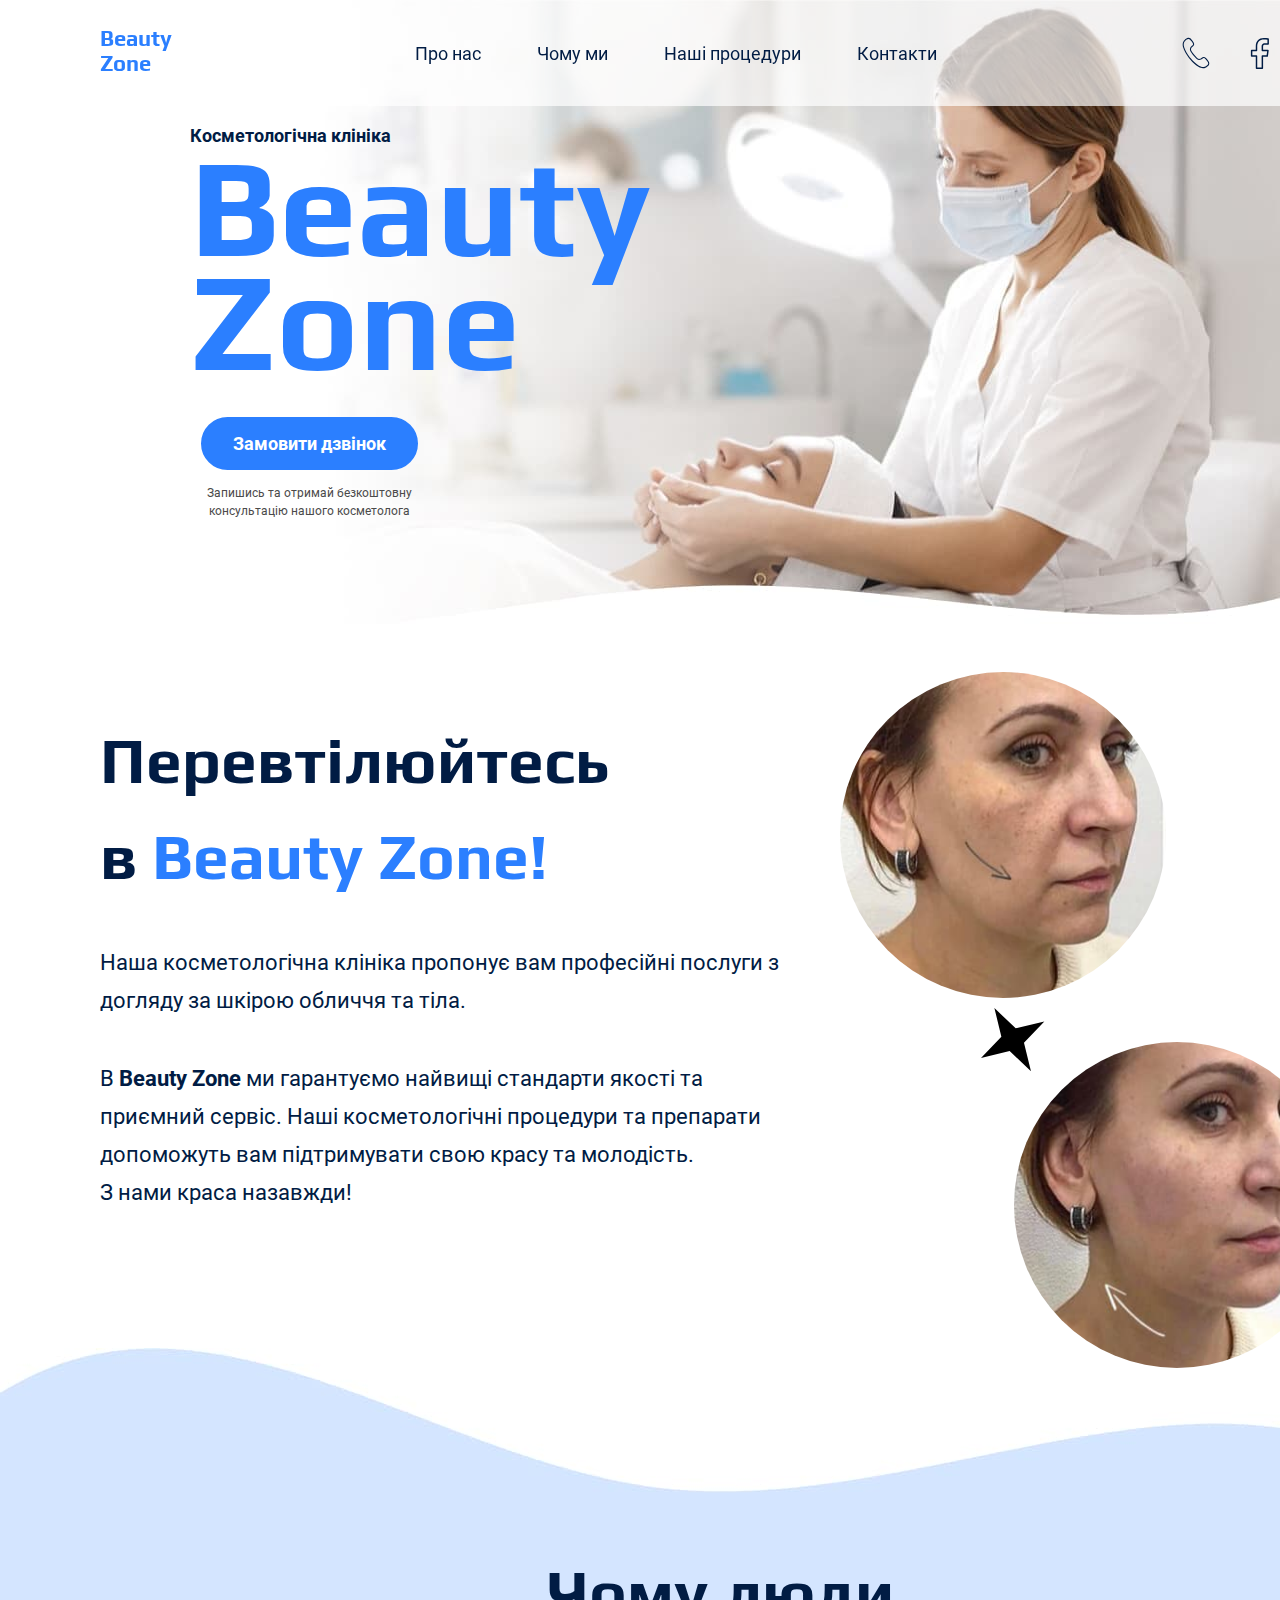
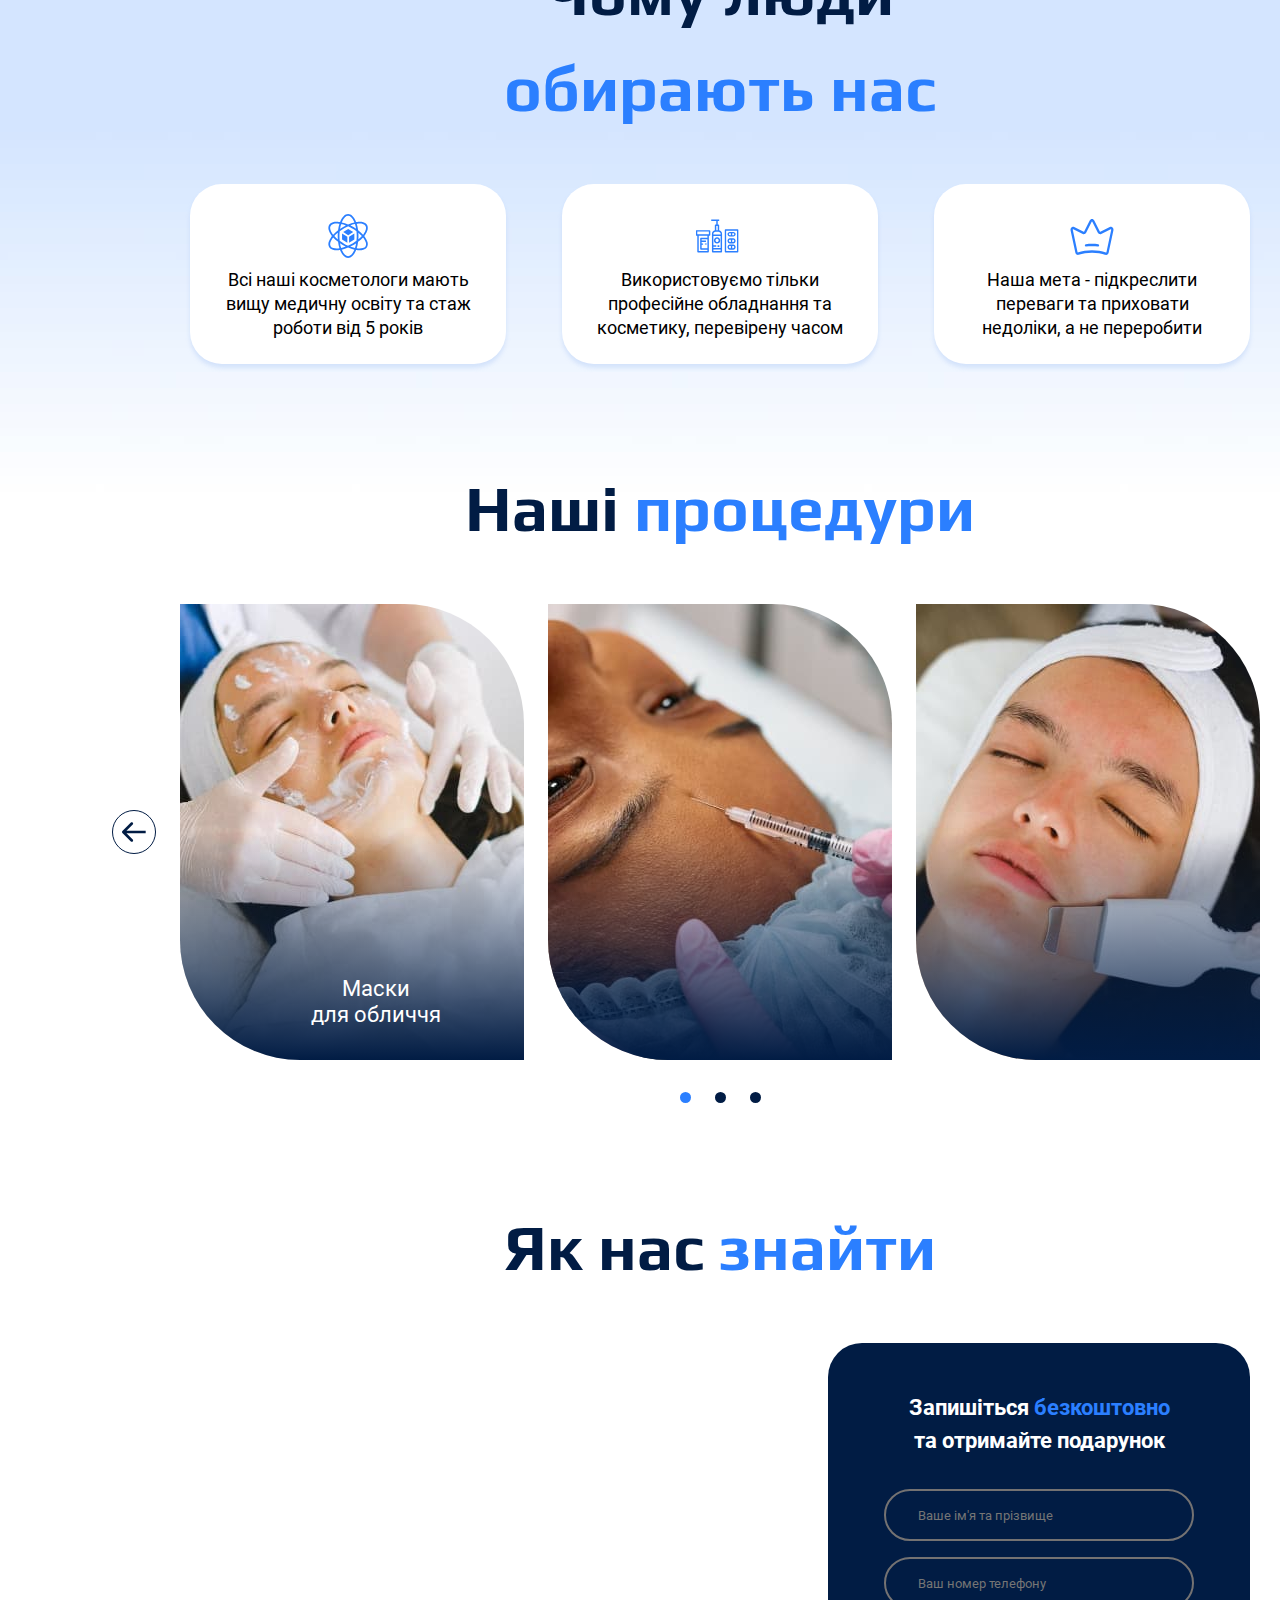
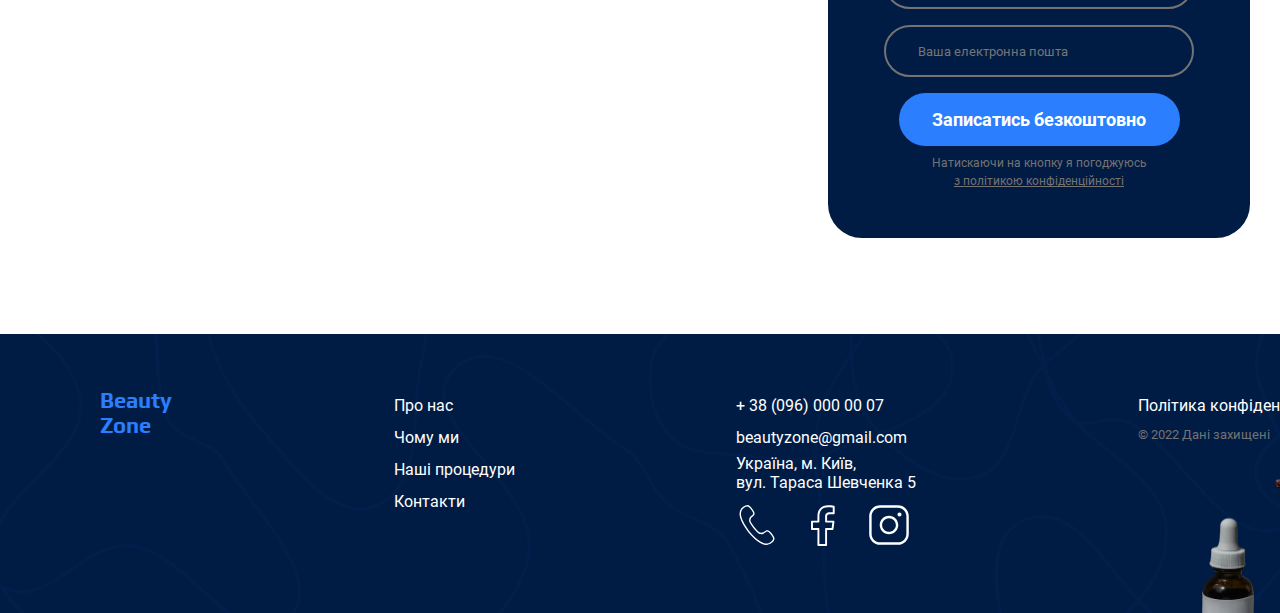
<file: genius-homework-3/index.html>
<!DOCTYPE html>
<html lang="uk">
  <head>
    <meta charset="UTF-8" />
    <meta http-equiv="X-UA-Compatible" content="IE=edge" />
    <meta name="viewport" content="width=device-width, initial-scale=1.0" />
    <title>Genius-Homework-3</title>
    <!-- <link rel="preconnect" href="https://fonts.googleapis.com" />
    <link rel="preconnect" href="https://fonts.gstatic.com" crossorigin /> -->
    <!-- <link
      href="https://fonts.googleapis.com/css2?family=Play:wght@400;700&family=Roboto:wght@400;500;700&display=swap"
      rel="stylesheet"
    /> -->
    <link rel="stylesheet" href="css/styles.css" />
  </head>
  <body>
    <div class="header">
    <nav>
      <div class="container nav">
        <div class="logo" lang="en">
          <a href="#">beauty<br />zone</a>
        </div>
        <ul class="menu">
          <li><a href="#about-us">Про нас</a></li>
          <li><a href="#why-us">Чому ми</a></li>
          <li><a href="#procedures">Наші процедури</a></li>
          <li><a href="#contacts">Контакти</a></li>
        </ul>
        <ul class="contacts">
          <li>
            <a href="tel:+380970011234">
              <svg class="icon-nav" width="32" height="32">
                <use href="./images/icons-sprite.svg#icon-tel"></use>
              </svg>
            </a>
          </li>
          <li>
            <a href="#">
              <svg class="icon-nav" width="32" height="32">
                <use href="./images/icons-sprite.svg#icon-facebook"></use>
              </svg>
            </a>
          </li>
          <li>
            <a href="#">
              <svg class="icon-nav" width="32" height="32">
                <use href="./images/icons-sprite.svg#icon-instagram"></use>
              </svg>
            </a>
          </li>
        </ul>
      </div>
    </nav>
    <header>
      <div class="container">
        <div class="beauty-zone">
          <h2 class="clinic">Косметологічна клініка</h2>
          <h1 lang="en">beauty <br />zone</h1>
          <div class="callback">
            <button class="call modal-btn-open" type="button">Замовити дзвінок</button>
            <p>
              Запишись та отримай безкоштовну консультацію нашого косметолога
            </p>
          </div>
        </div>
      </div>
    </header>
    </div>
    <main>
      <section id="about-us">
        <div class="container cont-about-us">
          <div class="reincarnate">
            <h2>
              Перевтілюйтесь <br />в
              <span class="beauty-zone" lang="en">beauty zone!</span>
            </h2>
            <p class="first">
              Наша косметологічна клініка пропонує вам професійні послуги з
              догляду за шкірою обличчя та тіла.
            </p>
            <p class="second">
              B <span class="bz"><strong>beauty zone</strong></span> ми
              гарантуємо найвищі стандарти якості та приємний сервіс. Наші
              косметологічні процедури та препарати допоможуть вам підтримувати
              свою красу та молодість.<br />
              З нами краса назавжди!
            </p>
          </div>
          <div class="about-us-images">
            <svg class="star-big" width="64" height="64">
              <use href="./images/icons-sprite.svg#icon-Star-1"></use>
            </svg>
            <svg class="star-medium" width="40" height="40">
              <use href="./images/icons-sprite.svg#icon-Star-2"></use>
            </svg>
            <svg class="star-smoll" width="16" height="16">
              <use href="./images/icons-sprite.svg#icon-Star-3"></use>
            </svg>
            <img class="face-old" src="./images/face-old.jpg" alt="face-old" />
            <img class="face-new" src="./images/face-new.jpg" alt="face-new" />
          </div>
        </div>
      </section>
      <section id="why-us">
        <div class="container cont-why-us">
          <h2>
            Чому люди<br />
            <span class="blue">обирають нас</span>
          </h2>
          <div class="answers">
            <div class="answer">
              <svg width="48" height="48">
                <use href="./images/icons-sprite.svg#icon-1"></use>
              </svg>
              <p>
                Всі наші косметологи мають вищу медичну освіту та стаж роботи
                від 5 років
              </p>
            </div>
            <div class="answer">
              <svg width="48" height="48">
                <use href="./images/icons-sprite.svg#icon-2"></use>
              </svg>
              <p>
                Використовуємо тільки професійне обладнання та косметику,
                перевірену часом
              </p>
            </div>
            <div class="answer">
              <svg width="48" height="48">
                <use href="./images/icons-sprite.svg#icon-3"></use>
              </svg>
              <p>
                Наша мета - підкреслити переваги та приховати недоліки, а не
                переробити
              </p>
            </div>
          </div>
        </div>
      </section>
      <section id="procedures">
        <div class="container cont-procedures">
          <h2>Наші <span class="blue">процедури</span></h2>
          <div class="procedures">
            <button class="carousel carousel-left" type="button">
              <svg class="arrow" width="18">
                <use href="./images/icons-sprite.svg#icon-arrow"></use>
              </svg>
            </button>
            <div class="procedure">
              <div class="cover-img"></div>
              <img src="./images/procedure-1.jpg" alt="procedures" />
              <p class="procedure-active">
                Маски<br />
                для обличчя
              </p>
            </div>
            <div class="procedure">
              <div class="cover-img"></div>
              <img src="./images/procedure-2.jpg" alt="procedures" />
              <p>
                Ін'єкції<br />
                для обличчя
              </p>
            </div>
            <div class="procedure">
              <div class="cover-img"></div>
              <img src="./images/procedure-3.jpg" alt="procedures" />
              <p>Очищення обличчя</p>
            </div>
            <button class="carousel" type="button">
              <svg class="arrow" width="18">
                <use href="./images/icons-sprite.svg#icon-arrow"></use>
              </svg>
            </button>
          </div>
          <div class="carousel-nav">
            <div class="carousel-item carousel-item-1"></div>
            <div class="carousel-item"></div>
            <div class="carousel-item"></div>
          </div>
        </div>
      </section>
      <section id="contacts">
        <div class="container cont-contacts">
          <h2>Як нас <span class="blue">знайти</span></h2>
          <div class="map-form">
            <iframe
              src="https://www.google.com/maps/embed?pb=!1m18!1m12!1m3!1d2540.478351103426!2d30.517751675869572!3d50.45081648733827!2m3!1f0!2f0!3f0!3m2!1i1024!2i768!4f13.1!3m3!1m2!1s0x40d4ce50853c3c51%3A0x6703d85b0d10b524!2z0L_RgNC-0LLRg9C70L7QuiDQotCw0YDQsNGB0LAg0KjQtdCy0YfQtdC90LrQsCwgNSwg0JrQuNGX0LIsIDAyMDAw!5e0!3m2!1suk!2sua!4v1715736921523!5m2!1suk!2sua"
              width="606"
              height="482"
              style="border: 0; border-radius: 34px"
              allowfullscreen=""
              loading="lazy"
              referrerpolicy="no-referrer-when-downgrade"
            ></iframe>
            <form action="#" method="post">
              <h3>Запишіться <span class="blue">безкоштовно</span><br>
                та отримайте подарунок</h3>
                <!-- <div class="lable">
                  <label for="name"> -->
                    <input class="input" type="text" name="name" id="name" 
                    placeholder="Ваше ім'я та прізвище" title="Заповнюйте українською  або англійською мовою" required pattern="^[A-Za-zЄ-ЯҐа-їґ]+\s[A-Za-zЄ-ЯҐа-їґ]+$" minlength="2" maxlength="30">
                      <!-- </label>
                </div> -->
                <div class="lable">
                  <label for="tel">
                  <input class="input" type="tel" name="tel" id="tel" 
                  placeholder="Ваш номер телефону" required pattern="^\+380[0-9]{9}">
                </label>
                </div>
                <div class="lable">
                  <label for="email">
                  <input class="input" type="email" name="email" id="email" 
                  placeholder="Ваша електронна пошта" required >
                </label>
                </div>
                <button type="submit">Записатись безкоштовно</button>
                <p class="policy">Натискаючи на кнопку я погоджуюсь <br><a class="confid">з політикою конфіденційності</a></p>
            </form>
            </div>
        </div>
      </section>
    </main>
    <footer>
      <div class="container">
        <div class="footer-item logo" lang="en">
          <a href="#">beauty<br />zone</a>
        </div>
        <div class="footer-item">
          <ul>
            <li><a href="#about-us">Про нас</a></li>
            <li><a href="#why-us">Чому ми</a></li>
            <li><a href="#procedures">Наші процедури</a></li>
            <li><a href="#contacts">Контакти</a></li>
          </ul>
        </div>
        <div class="footer-item">
          <ul>
            <li><a href="tel:+380960000007">+ 38 (096) 000 00 07</a></li>
            <li>
              <a href="mailto:beautyzone@gmail.com">beautyzone@gmail.com</a>
            </li>
            <li class="footer-adress">
              <a href="https://www.google.com/maps/place/%D0%BF%D1%80%D0%BE%D0%B2%D1%83%D0%BB%D0%BE%D0%BA+%D0%A2%D0%B0%D1%80%D0%B0%D1%81%D0%B0+%D0%A8%D0%B5%D0%B2%D1%87%D0%B5%D0%BD%D0%BA%D0%B0,+5,+%D0%9A%D0%B8%D1%97%D0%B2,+02000/@50.450813,30.520327,16z/data=!4m6!3m5!1s0x40d4ce50853c3c51:0x6703d85b0d10b524!8m2!3d50.4508131!4d30.5203266!16s%2Fg%2F1td46h19?hl=uk&entry=ttu&g_ep=EgoyMDI0MTAyOS4wIKXMDSoASAFQAw%3D%3D"  target="_blank">
                Україна, м. Київ, <br />
                вул. Тараса Шевченка 5
              </a>
            </li>
            <li class="contacts">
              <a href="tel:+380970011234">
                <svg class="icon-footer" width="42" height="42">
                  <use href="./images/icons-sprite.svg#icon-tel"></use>
                </svg>
              </a>
              <a href="#">
                <svg class="icon-footer" width="42" height="42">
                  <use href="./images/icons-sprite.svg#icon-facebook"></use>
                </svg>
              </a>
              <a href="#">
                <svg class="icon-footer" width="42" height="42">
                  <use href="./images/icons-sprite.svg#icon-instagram"></use>
                </svg>
              </a>
            </li>
          </ul>
        </div>
        <div class="footer-item">
          <ul>
            <li><a href="#">Політика конфіденційності</a></li>
            <li class="copy">&copy; 2022 Дані захищені</li>
          </ul>
        </div>
      </div>
    </footer>
    <div class="backdrop is-hidden">
      <div class="modal">
        <form action="#" method="post">
          <div class="modal__btn-close modal-btn-close">
            <svg width="32" height="32" viewBox="0 0 32 32" fill="none" xmlns="http://www.w3.org/2000/svg">
              <path d="M8 8L16 16L24 8" stroke="white" stroke-width="2" stroke-linecap="round" />
              <path d="M8 24L16 16L24 24" stroke="white" stroke-width="2" stroke-linecap="round" />
            </svg>          
          </div>
          <h2 class="modal__title ">Замовити <br>дзвінок</h2>
  
          <h3>Запишіться <span class="blue">безкоштовно</span><br>
            та отримайте подарунок</h3>
            <div class="lable">
              <label for="name2">
              <input class="input" type="text" name="name" id="name2" 
              placeholder="Ваше ім'я та прізвище" title="Заповнюйте українською  або англійською мовою" required pattern="^[A-Za-zЄ-ЯҐа-їґ]+\s[A-Za-zЄ-ЯҐа-їґ]+$" minlength="2" maxlength="30">
            </label>
            </div>
            <div class="lable">
              <label for="tel2">
              <input class="input" type="tel" name="tel" id="tel2" 
              placeholder="Ваш номер телефону" required pattern="^\+380[0-9]{9}">
            </label>
            </div>
            <div class="lable">
              <label for="email2">
              <input class="input" type="email" name="email" id="email2" 
              placeholder="Ваша електронна пошта" required >
            </label>
            </div>
            <button type="submit">Записатись безкоштовно</button>
            <p class="policy">Натискаючи на кнопку я погоджуюсь <br><a class="confid">з політикою конфіденційності</a></p>
        </form>
      </div>
    </div>
    <script src="./js/modal.js"></script>
  </body>
</html>
</file>
<file: genius-homework-1/css/styles.css>
@font-face {
    font-family: 'Play';
    src: url('../fonts/Play-Bold.woff2') format('woff2'),
         url('../fonts/Play-Bold.woff') format('woff');
    font-style: normal;
    font-weight: 700;
}
@font-face {
    font-family: 'Play';
    src: url('../fonts/Play-Regular.woff2') format('woff2'),
         url('../fonts/Play-Regular.woff') format('woff');
    font-style: normal;
    font-weight: 400;
}
@font-face {
    font-family: 'Roboto';
    src: url('../fonts/Roboto-Bold.woff2') format('woff2'),
         url('../fonts/Roboto-Bold.woff') format('woff');
    font-style: normal;
    font-weight: 700;
}
@font-face {
    font-family: 'Roboto';
    src: url('../fonts/Roboto-Medium.woff2') format('woff2'),
         url('../fonts/Roboto-Medium.woff') format('woff');
    font-style: normal;
    font-weight: 500;
}
@font-face {
    font-family: 'Roboto';
    src: url('../fonts/Roboto-Regular.woff2') format('woff2'),
         url('../fonts/Roboto-Regular.woff') format('woff');
    font-style: normal;
    font-weight: 400;
}

:root {
    --color-primary-white: #ffffff;
    --color-primary-black: #011C44;
    --color-primary-blue: #2B7FFF; 
}

body {
    font-family: 'Roboto', sans-serif;
    font-weight: 400;
    line-height: 1.5;
    background-color: var(--color-primary-white);
    color: var(--color-primary-black);
}
a {
    text-decoration: none;
}
li {
    list-style: none;
}

/* header */
.logo a {
font-family: "Play", sans-serif;
font-weight: 700;
font-size: 22px;
line-height: 0.95455;
text-transform: capitalize;
color: var(--color-primary-blue);
}
.menu a {
font-size: 18px;
color: var(--color-primary-black);
}
.menu a:hover {
font-weight: 700;
color: var(--color-primary-blue);
}
/* .contacts svg {
fill: var(--color-primary-blue);
fill: #0fde0f;
} */
.clinic {
font-size: 18px;
}
h1 {
font-family: "Play", sans-serif;
font-weight: 700;
font-size: 140px;
line-height: 0.81429;
text-transform: capitalize;
color: var(--color-primary-blue);
}
button.call {
font-weight: 700;
font-size: 18px;
color: var(--color-primary-white);
background-color: var(--color-primary-blue);
}
.beauty-zone p {
font-size: 12px;
text-align: center;
color: #4a4a4a;
}
/* Section 1 'About-us' */
#about-us h2 {
font-family: "Play", sans-serif;
font-weight: 700;
font-size: 64px;
}
#about-us h2 span {
text-transform: capitalize;
color: var(--color-primary-blue);
}
#about-us p {
font-size: 22px;
line-height: 1.72727;
}
/* Section 2 "why-us" */
#why-us h2, #procedures h2, #contacts h2 {
font-family: "Play", sans-serif;
font-weight: 700;
font-size: 64px;
text-align: center;
}
#why-us h2 span, #procedures h2 span, #contacts h2 span {
color: var(--color-primary-blue);
}
.answer {
border-radius: 32px;
width: 316px;
height: 181px;
box-shadow: 0 4px 4px 0 rgba(168, 198, 245, 0.38);
background: var(--color-primary-white);
}
.answer p {
font-size: 18px;
line-height: 1.33333;
text-align: center;
color: #000;
}
/* Section 3 "Procedures" */
.procedure p {
font-size: 22px;
line-height: 1.18182;
text-align: center;
color: var(--color-primary-white);
}
/* Footer */
footer {
    background-color: #011c44;;
}
.footer-item li {
font-size: 16px;
color: var(--color-primary-white);
}
.footer-item li a {
color: var(--color-primary-white);
}    
footer a:hover {
font-weight: 700;
color: var(--color-primary-blue);
}
.footer-item .copy {
font-size: 13px;
color: #747272;
}
</file>
<file: genius-homework-2/css/styles.css>
@font-face {
    font-family: 'Play';
    src: url('../fonts/Play-Bold.woff2') format('woff2'),
         url('../fonts/Play-Bold.woff') format('woff');
    font-style: normal;
    font-weight: 700;
}
@font-face {
    font-family: 'Play';
    src: url('../fonts/Play-Regular.woff2') format('woff2'),
         url('../fonts/Play-Regular.woff') format('woff');
    font-style: normal;
    font-weight: 400;
}
@font-face {
    font-family: 'Roboto';
    src: url('../fonts/Roboto-Bold.woff2') format('woff2'),
         url('../fonts/Roboto-Bold.woff') format('woff');
    font-style: normal;
    font-weight: 700;
}
@font-face {
    font-family: 'Roboto';
    src: url('../fonts/Roboto-Medium.woff2') format('woff2'),
         url('../fonts/Roboto-Medium.woff') format('woff');
    font-style: normal;
    font-weight: 500;
}
@font-face {
    font-family: 'Roboto';
    src: url('../fonts/Roboto-Regular.woff2') format('woff2'),
         url('../fonts/Roboto-Regular.woff') format('woff');
    font-style: normal;
    font-weight: 400;
}

:root {
    --color-primary-white: #ffffff;
    --color-primary-black: #011C44;
    --color-primary-blue: #2B7FFF; 
}
* {
    box-sizing: border-box;
}
body {
    margin: 0 auto;
    /* padding-top: 106px; */
    width: 1440px;
    font-family: 'Roboto', sans-serif;
    font-weight: 400;
    line-height: 1.5;
    background-color: var(--color-primary-white);
    color: var(--color-primary-black);

    background-image: url('../images/header-fon.jpg');
    background-repeat: no-repeat;
    background-position: center top;
}
a {
    text-decoration: none;
}
ul, h1, h2, h3, h4, h5, h6, p, button, span {
    margin: 0;
    padding: 0;
}
button {
    border: none;
    font-family: 'Roboto', sans-serif;
    cursor: pointer;
}
li {
    list-style: none;
}
.container {
    width: 1264px;
    margin: 0 auto;
    padding: 0 12px;
}

/* Navigation */
nav {
    width: 100%;
    margin-bottom: 16px;
    background-color: rgba(255, 255, 255, 0.3);
    position: sticky;
    top: 0px;
    z-index: 4;
}
.nav {
    min-height: 106px;
    display: flex;
    justify-content: space-between;
    align-items: center;
    gap: 56px;
}
nav ul {
    display: flex;
    justify-content: space-between;
    align-items: center;
}
ul.menu {
    gap: 56px;
}
ul.contacts {
    gap: 32px;
}
nav li {
    display: inline-block;
    padding: 0;
}
/* ul.menu {
    max-width: 525px;
} */
/* ul.menu li {
    padding-right: 56px;
}
ul.menu li:last-child {
    padding-right: 0;
} */
/* ul.contacts {
    max-width: 160px;
} */
/* ul.contacts li  {
    padding-right: 32px;
} */
/* ul.contacts li:last-child {
    padding-right: 0;
}  */
.logo a {
font-family: "Play", sans-serif;
font-weight: 700;
font-size: 22px;
line-height: 0.95455;
text-transform: capitalize;
color: var(--color-primary-blue);
}
.menu a {
font-size: 18px;
color: var(--color-primary-black);
}
.menu a:hover {
/* font-weight: 700; */
color: var(--color-primary-blue);
}
svg.icon-nav {
    fill: #011C44;
}
/* Header */
header {
    min-height: 550px;
}

.beauty-zone {
    min-height: 122px;
    padding-left: 90px;
}
.clinic {
font-size: 18px;
margin-top: 16px;
}
h1 {
margin-bottom: 40px;
font-family: "Play", sans-serif;
font-weight: 700;
font-size: 140px;
line-height: 0.81429;
text-transform: capitalize;
color: var(--color-primary-blue);
}
.callback {
width: 238px;
min-height: 104px;
display: flex;
flex-direction: column;
align-items: center;
}
button.call {
margin-bottom: 14px;
padding: 16px 32px;
border-radius: 34px;
font-weight: 700;
font-size: 18px;
color: var(--color-primary-white);
background-color: var(--color-primary-blue);
}
button.call:hover {
color: var(--color-primary-black);
background-color: transparent;
border: 2px solid var(--color-primary-blue);
padding: 14px 30px;
}
.beauty-zone p {
font-size: 12px;
text-align: center;
color: #4a4a4a;
}

/* Mane */
main {
    background-image: url('../images/background.jpg');
    background-repeat: no-repeat;
    background-position-x: center;
    background-position-y: 676px;
}
/* Section 1 'About-us' */
#about-us {
    margin-bottom: 176px;
}
.cont-about-us {
    display: flex;
    justify-content: space-between;
}
.reincarnate {
    max-width: 710px;
    padding-top: 40px;
}
.about-us-images {
    width: 500px;
    min-height: 696px;
    position: relative;
}
#about-us h2 {
margin-bottom: 40px;
font-family: "Play", sans-serif;
font-weight: 700;
font-size: 64px;
}
#about-us h2 span {
text-transform: capitalize;
color: var(--color-primary-blue);
padding: 0;
}
#about-us p {
font-size: 22px;
line-height: 1.72727;
}
#about-us p.first {
margin-bottom: 40px;
}
#about-us .bz {
text-transform: capitalize;
}
.about-us-images img {
    width: 326px;
    height: 326px;
    border-radius: 50%;
}
.face-old {
    position: absolute;
    left: 0;
    top: 0;
}
.face-new {
    position: absolute;
    right: 0;
    bottom: 0;
}

/* Section 2 "why-us" */
#why-us {
    margin-bottom: 96px;
}
.cont-why-us {
    width: 1084px;
}
#why-us h2, #procedures h2, #contacts h2 {
font-family: "Play", sans-serif;
font-weight: 700;
font-size: 64px;
text-align: center;
}
#why-us h2 {
    margin-bottom: 48px;
}
#why-us h2 span, #procedures h2 span, #contacts h2 span {
    color: var(--color-primary-blue);
}
    
.cont-why-us .answers {
    width: 100%;
    display: flex;
    justify-content: space-between;
}
.cont-why-us .answer {
max-width: 316px;
min-height: 180px;
padding: 28px 32px 24px;
border-radius: 32px;
box-shadow: 0 4px 4px 0 rgba(168, 198, 245, 0.38);
background: var(--color-primary-white);
}
.answer {
    display: flex;
    flex-direction: column;
    align-items: center;
}
.answer svg {
    margin-bottom: 8px;
}
.answer p {
font-size: 18px;
line-height: 1.33333;
text-align: center;
color: #000;
}

/* Section 3 "Procedures" */
#procedures {
    min-height: 620px;
    margin-bottom: 96px;
}
.cont-procedures {
    width: 1240px;
}
.cont-procedures h2 {
    margin-bottom: 48px;
}
.procedures {
    display: flex;
    justify-content: space-between;
    align-items: center;
    margin-bottom: 32px;
}
.procedure {
    width: 344px;
    height: 456px;
    position: relative;
}
.cover-img {
    width: 100%;
    height: 100%;
    border-radius: 0 120px;
    background-image: linear-gradient(transparent 50%, rgba(1, 28, 68, 1) 100%);
    position: absolute;
    top: 0;
    left: 0;
    z-index: 2;
}
.procedure img {
    border-radius: 0 120px;
    position: absolute;
    top: 0;
    left: 0;
    z-index: 1;
}
.procedure p {
width: 160px;
font-size: 22px;
line-height: 1.18182;
text-align: center;
color: var(--color-primary-white);
position: absolute;
bottom: 32px;
left: 116px;
}
.procedure-active {
    z-index: 3;
}
.carousel {
    width: 44px;
    height: 44px;
    background-color: transparent;
    border: #011C44 1px solid;
    border-radius: 50%;
    display: flex;
    justify-content: center;
    align-items: center;
}
.carousel-left {
    transform: rotate(180deg);
}
.arrow {
    width: 24px;
    height: 24px;
    fill: #011C44;
}
.carousel:hover {
    background-color:  var(--color-primary-blue);
    border: none;
}
.carousel:hover .arrow {
    fill: var(--color-primary-white);
}
.carousel-nav {
    margin: 0 auto;
    display: flex;
    justify-content: center;
}
.carousel-item {
    width: 11px;
    height: 11px;
    background-color: #011C44;
    border-radius: 50%;
    margin: 0 12px;
}
.carousel-item-1 {
    background-color: var(--color-primary-blue);
}

/* Section 4 "Contacts" */
#contacts {
    margin-bottom: 96px;
}
.cont-contacts {
    width: 1084px;
    min-height: 602px;
    margin: 0 auto;
}
.cont-contacts h2 {
    margin-bottom: 48px;
}
.map-form {
    display: flex;
    justify-content: space-between;   
}
.map-form form {
    width: 422px;
    height: 482px;
    background-color: #011c44;
    border-radius: 34px;
}

/* Footer */
footer {    
    background-color: #011c44;
    background-image: url('../images/footer-image.png'), url('../images/footer-fon.png');
    background-repeat: no-repeat, no-repeat;
    background-position: right bottom, center;
    background-size: 247px 142px, cover;
}
footer .container {
    display: flex;
    justify-content: space-between;
    gap: 40px;
    padding: 56px 12px;
}
.footer-item li {
font-size: 16px;
line-height: 2;
color: var(--color-primary-white);
}
.footer-item li a {
color: var(--color-primary-white);
}    
footer a:hover {
/* font-weight: 700; */
color: var(--color-primary-blue);
}
.footer-item .copy {
font-size: 13px;
color: #747272;
}
.footer-item .contacts {
    display: flex;
    align-items: center;
    gap: 24px;
    margin-top: 12px;
}
.footer-item .footer-adress {
    line-height: 1.2;
}
svg.icon-footer {
    fill: var(--color-primary-white);
}
</file>
<file: genius-homework-3/css/styles.css>
@font-face {
    font-family: 'Play';
    src: url('../fonts/Play-Bold.woff2') format('woff2'),
         url('../fonts/Play-Bold.woff') format('woff');
    font-style: normal;
    font-weight: 700;
}
@font-face {
    font-family: 'Play';
    src: url('../fonts/Play-Regular.woff2') format('woff2'),
         url('../fonts/Play-Regular.woff') format('woff');
    font-style: normal;
    font-weight: 400;
}
@font-face {
    font-family: 'Roboto';
    src: url('../fonts/Roboto-Bold.woff2') format('woff2'),
         url('../fonts/Roboto-Bold.woff') format('woff');
    font-style: normal;
    font-weight: 700;
}
@font-face {
    font-family: 'Roboto';
    src: url('../fonts/Roboto-Medium.woff2') format('woff2'),
         url('../fonts/Roboto-Medium.woff') format('woff');
    font-style: normal;
    font-weight: 500;
}
@font-face {
    font-family: 'Roboto';
    src: url('../fonts/Roboto-Regular.woff2') format('woff2'),
         url('../fonts/Roboto-Regular.woff') format('woff');
    font-style: normal;
    font-weight: 400;
}

:root {
    --color-primary-white: #ffffff;
    --color-primary-black: #011C44;
    --color-primary-blue: #2B7FFF; 
}
* {
    box-sizing: border-box;
}
body {
    margin: 0 auto;
    /* padding-top: 106px; */
    width: 1440px;
    font-family: 'Roboto', sans-serif;
    font-weight: 400;
    line-height: 1.5;
    background-color: var(--color-primary-white);
    color: var(--color-primary-black);

    background-image: url('../images/header-fon.jpg');
    background-repeat: no-repeat;
    background-position: center top;
}
a {
    text-decoration: none;
    transition: .2s;
}
.logo, .icon-nav, .icon-footer, button, input, .carousel-item, a {
    transition: .2s;
}
ul, h1, h2, h3, h4, h5, h6, p, button, span {
    margin: 0;
    padding: 0;
}
button {
    border: none;
    font-family: 'Roboto', sans-serif;
    cursor: pointer;
}
li {
    list-style: none;
}
.container {
    width: 1264px;
    margin: 0 auto;
    padding: 0 12px;
}

/* Navigation */
nav {
    width: 100%;
    margin-bottom: 16px;
    background-color: rgba(255, 255, 255, 0.7);
    position: sticky;
    top: 0px;
    z-index: 4;
}
.nav {
    min-height: 106px;
    display: flex;
    justify-content: space-between;
    align-items: center;
    gap: 56px;
}
nav ul {
    display: flex;
    flex-wrap: wrap;
    justify-content: space-between;
    align-items: center;
}
ul.menu {
    gap: 32px 56px;
}
ul.contacts {
    min-height: 46px;
    gap: 32px;
}
nav li {
    display: inline-block;
    padding: 0;
}
.contacts li {
    align-self: flex-end;
}
/* ul.menu {
    max-width: 525px;
} */
/* ul.menu li {
    padding-right: 56px;
}
ul.menu li:last-child {
    padding-right: 0;
} */
/* ul.contacts {
    max-width: 160px;
} */
/* ul.contacts li  {
    padding-right: 32px;
} */
/* ul.contacts li:last-child {
    padding-right: 0;
}  */
.logo a {
font-family: "Play", sans-serif;
font-weight: 700;
font-size: 22px;
line-height: 0.95455;
text-transform: capitalize;
color: var(--color-primary-blue);
}
.logo:hover {
    opacity: .7;
}
.menu a {
font-size: 18px;
color: var(--color-primary-black);
}
.menu a:hover {
/* font-weight: 700; */
color: var(--color-primary-blue);
}
svg.icon-nav {
    fill: #011C44;
}
svg.icon-nav:hover {
    fill: var(--color-primary-blue);
}
/* Header */
header {
    min-height: 550px;
}

.beauty-zone {
    min-height: 122px;
    padding-left: 90px;
}
.clinic {
font-size: 18px;
margin-top: 16px;
}
h1 {
margin-bottom: 40px;
font-family: "Play", sans-serif;
font-weight: 700;
font-size: 140px;
line-height: 0.81429;
text-transform: capitalize;
color: var(--color-primary-blue);
}
.callback {
width: 238px;
min-height: 104px;
display: flex;
flex-direction: column;
align-items: center;
}
button.call {
margin-bottom: 14px;
padding: 14px 30px;
border-radius: 34px;
font-weight: 700;
font-size: 18px;
color: var(--color-primary-white);
background-color: var(--color-primary-blue);
border: 2px solid var(--color-primary-blue);
}
button.call:hover {
color: var(--color-primary-black);
background-color: transparent;
}
.beauty-zone p {
font-size: 12px;
text-align: center;
color: #4a4a4a;
}

/* Mane */
main {
    background-image: url('../images/background.jpg');
    background-repeat: no-repeat;
    background-position-x: center;
    background-position-y: 676px;
}
/* Section 1 'About-us' */
#about-us {
    margin-bottom: 176px;
}
.cont-about-us {
    display: flex;
    justify-content: space-between;
}
.reincarnate {
    max-width: 710px;
    padding-top: 40px;
}
.about-us-images {
    width: 500px;
    min-height: 696px;
    position: relative;
}
#about-us h2 {
margin-bottom: 40px;
font-family: "Play", sans-serif;
font-weight: 700;
font-size: 64px;
}
#about-us h2 span {
text-transform: capitalize;
color: var(--color-primary-blue);
padding: 0;
}
#about-us p {
font-size: 22px;
line-height: 1.72727;
}
#about-us p.first {
margin-bottom: 40px;
}
#about-us .bz {
text-transform: capitalize;
}
.about-us-images img {
    width: 326px;
    height: 326px;
    border-radius: 50%;
}
.face-old {
    position: absolute;
    left: 0;
    top: 0;
}
.face-new {
    position: absolute;
    right: 0;
    bottom: 0;
}
.about-us-images svg {
    position: absolute;
    animation: svg-stars-scale 1s ease 0s infinite normal none,
                 svg-stars-rotate 200s linear 0s infinite normal none;
    /* animation: name duration timing-function delay iteration-count direction fill-mode; */
    /* animation-name: svg-stars-scale, svg-stars-rotate;
    animation-duration: 1s, 5s;
    animation-timing-function: ease, ease;
    animation-iteration-count: infinite, infinite;
    animation-delay: 0s, 0s;
    animation-direction: normal, normal; */
}
@keyframes svg-stars-scale {
    0% {
        fill: #011f4a;
        scale: 1;
    }
    45% {
        fill: #c59d77;
        scale: 0.95;
    }
    55% {
        fill: #c4b851;
        scale: 1.05;
    }

    100% {
        fill: #011f4a;
        scale: 1;
    }
}
@keyframes svg-stars-rotate {
    0% {
        rotate: 0deg;
        translate: 0 0; 
    }
    25% {
        rotate: 45deg;
        translate: -50px 30px;
    }
    75% {
        rotate: 30deg;
        translate: 100px -50px;
    }
    100% {
        rotate: 0deg;
        translate: 0 0;
    }
}

svg.star-big { 
    position: absolute;
    right: 295px;
    top: 336px;
}
svg.star-medium {
    position: absolute;
    right: -27px;
    top: 32px;
}
svg.star-smoll {
    position: absolute;
    right: 6px;
    top: 270px;
}

/* Section 2 "why-us" */
#why-us {
    margin-bottom: 96px;
}
.cont-why-us {
    width: 1084px;
}
#why-us h2, #procedures h2, #contacts h2 {
font-family: "Play", sans-serif;
font-weight: 700;
font-size: 64px;
text-align: center;
}
#why-us h2 {
    margin-bottom: 48px;
}
#why-us h2 span, #procedures h2 span, #contacts h2 span {
    color: var(--color-primary-blue);
}
    
.cont-why-us .answers {
    width: 100%;
    display: flex;
    justify-content: space-between;
}
.cont-why-us .answer {
max-width: 316px;
min-height: 180px;
padding: 28px 32px 24px;
border-radius: 32px;
box-shadow: 0 4px 4px 0 rgba(168, 198, 245, 0.38);
background: var(--color-primary-white);
}
.answer {
    display: flex;
    flex-direction: column;
    align-items: center;
}
.answer svg {
    margin-bottom: 8px;
}
.answer p {
font-size: 18px;
line-height: 1.33333;
text-align: center;
color: #000;
}
.answer p:not(:last-child) {
    padding-bottom: 6px;
}

/* Section 3 "Procedures" */
#procedures {
    min-height: 620px;
    margin-bottom: 96px;
}
.cont-procedures {
    width: 1240px;
}
.cont-procedures h2 {
    margin-bottom: 48px;
}
.procedures {
    display: flex;
    justify-content: space-between;
    align-items: center;
    margin-bottom: 32px;
}
.procedure {
    width: 344px;
    height: 456px;
    position: relative;
}
.cover-img {
    width: 100%;
    height: 100%;
    border-radius: 0 120px;
    background-image: linear-gradient(transparent 50%, rgba(1, 28, 68, 1) 100%);
    position: absolute;
    top: 0;
    left: 0;
    z-index: 2;
}
.procedure img {
    border-radius: 0 120px;
    position: absolute;
    top: 0;
    left: 0;
    z-index: 1;
}
.procedure p {
width: 160px;
font-size: 22px;
line-height: 1.18182;
text-align: center;
color: var(--color-primary-white);
position: absolute;
bottom: 32px;
left: 116px;
}
.procedure-active {
    z-index: 3;
}
.carousel {
    width: 44px;
    height: 44px;
    background-color: transparent;
    border: #011C44 1px solid;
    border-radius: 50%;
    display: flex;
    justify-content: center;
    align-items: center;
}
.carousel-left {
    transform: rotate(180deg);
}
.arrow {
    width: 24px;
    height: 24px;
    fill: #011C44;
}
.carousel:hover {
    background-color:  var(--color-primary-blue);
    border: none;
}
.carousel:hover .arrow {
    fill: var(--color-primary-white);
}
.carousel-nav {
    margin: 0 auto;
    display: flex;
    justify-content: center;
}
.carousel-item {
    width: 11px;
    height: 11px;
    background-color: #011C44;
    border-radius: 50%;
    margin: 0 12px;
}
.carousel-item-1 {
    background-color: var(--color-primary-blue);
}

/* Section 4 "Contacts" */
#contacts {
    margin-bottom: 96px;
}
.cont-contacts {
    width: 1084px;
    min-height: 602px;
    margin: 0 auto;
}
.cont-contacts h2 {
    margin-bottom: 48px;
}
.map-form {
    display: flex;
    justify-content: space-between;   
}
.map-form form {
    width: 422px;
    min-height: 482px;
    padding: 48px 56px;
    color: #fff;
    background-color: #011c44;
    border-radius: 34px;
}
form h3 {
    margin: 0 18px 32px 18px;
    font-family: "Roboto", sans-serif;
    font-weight: 600;
    font-size: 22px;
    text-align: center;
    color: #fff;
}
form .blue {
    color: var(--color-primary-blue);
}
/* .label {
    border: 2px solid #747272;
    border-radius: 32px;
    width: 310px;
    height: 52px;
    margin-bottom: 16px;
    padding: 16px 32px;

} */
.input {  
    border: 2px solid #747272;
    border-radius: 32px;
    width: 310px;
    height: 52px;
    margin: 0 auto 16px;
    padding: 16px 32px;
    font-family: "Roboto", sans-serif;
    font-weight: 400;
    font-size: 13px;
    color: #fff;
    background-color: transparent;
}
.input:hover {
    border:2px solid #fff;
}
.input:focus:invalid{
	border:solid 2px #F5192F;
}
input:focus:valid {
	border:solid 2px #18E109;
}
form button {
    border-radius: 32px;
    padding: 16px 32px;
    display: block;
    margin: 0 auto 8px;
    width: 281px;
    height: 53px;
    background: #2b7fff;
    font-family: "Roboto", sans-serif;
    font-weight: 600;
    font-size: 18px;
    color: #fff;
}
form button:hover {
    color: #2b7fff;
    background: #fff;
}
/* form button:disabled {
    color: #747272;
    background-color: #4a4a4a;
    cursor: not-allowed;
} */
.policy {
    font-family: "Roboto", sans-serif;
    font-weight: 400;
    font-size: 12px;
    line-height: 1.5;
    text-align: center;
    color: #747272;
}
.confid {
    text-decoration: underline;
    text-decoration-skip-ink: none;
    cursor: pointer;
}
.confid:hover {
    color: #2b7fff;
}

/* Footer */
footer {    
    background-color: #011c44;
    background-image: url('../images/footer-image.png'), url('../images/footer-fon.png');
    background-repeat: no-repeat, no-repeat;
    background-position: right bottom, center;
    background-size: 247px 142px, cover;
}
footer .container {
    display: flex;
    justify-content: space-between;
    gap: 40px;
    padding: 56px 12px;
}
.footer-item li {
font-size: 16px;
line-height: 2;
color: var(--color-primary-white);
}
.footer-item li a {
color: var(--color-primary-white);
}
footer a:hover {
/* font-weight: 700; */
color: var(--color-primary-blue);
}
.footer-item .copy {
font-size: 13px;
color: #747272;
}
.footer-item .contacts {
    display: flex;
    align-items: center;
    gap: 24px;
    margin-top: 12px;
}
.footer-item .footer-adress {
    line-height: 1.2;
}
svg.icon-footer {
    fill: var(--color-primary-white);
    transition: .3s;
}
svg.icon-footer:hover {
    /* fill-opacity: 0.5; */
    fill: var(--color-primary-blue);
}

/*  Backdrop  */
.backdrop {
    position: fixed;
    top: 0;
    left: 0;
    right: 0;
    bottom: 0;
    display: -webkit-box;
    display: -ms-flexbox;
    display: flex;
    -webkit-box-align: center;
    -ms-flex-align: center;
    align-items: center;
    -webkit-box-pack: center;
    -ms-flex-pack: center;
    justify-content: center;
    padding: 20px;
    background-color: rgba(0,0,0,.5);
    -webkit-transition: opacity .3s,visibility .3s;
    transition: opacity .3s,visibility .3s;
    z-index: 5;
}

.backdrop.is-hidden {
    opacity: 0;
    visibility: hidden;
    pointer-events: none
}

.modal {
    position: relative;
    width: 100%;
    max-width: 1440px;
    height: 100%;
    padding: 64px 48px;
    background: rgba(1, 31, 74, 0.4);
    border-radius: 32px;
    overflow-y: auto
}
.modal__btn-close {
    position: absolute;
    top: 42px;
    right: 42px;
    cursor: pointer;
}
.modal__title {
font-family: "Play", sans-serif;
font-weight: 700;
font-size: 64px;
text-align: center;
line-height: normal;
color: #fff;
margin-bottom: 40px;
}
.modal form {
    position: relative;
    margin: 0 auto;
    width: 722px;
    min-height: 682px;
    padding: 48px 56px;
    color: #fff;
    background-color: #011c44;
    border-radius: 34px;
    display: flex;
    flex-direction: column;
    align-items: center;
}
</file>
